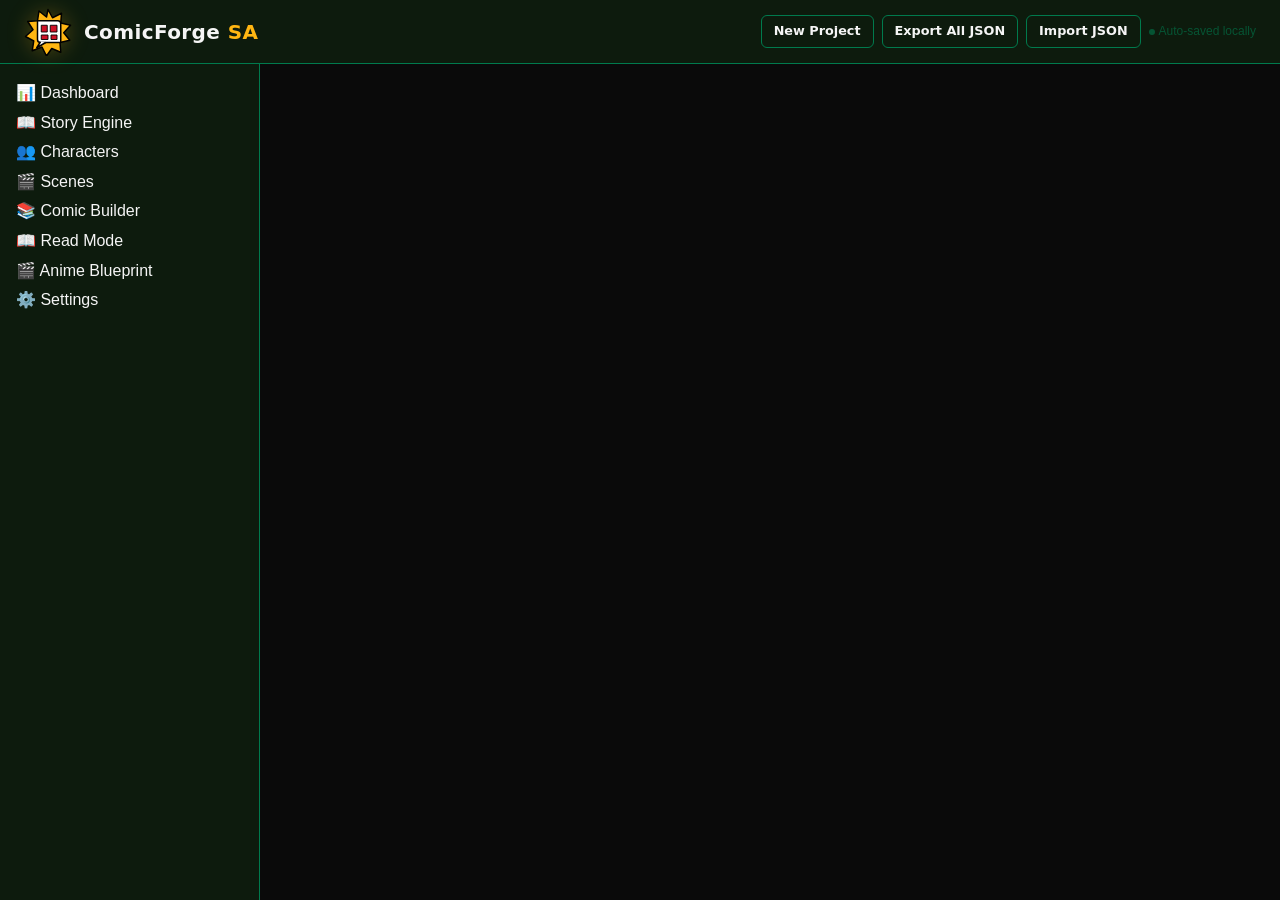
<file: index.html>
<!DOCTYPE html>
<html lang="en">
<head>
  <meta charset="UTF-8">
  <meta name="viewport" content="width=device-width, initial-scale=1.0">
  <title>ComicForge SA — AI Comic & Short Anime Creator</title>
  <link rel="stylesheet" href="css/reset.css">
  <link rel="stylesheet" href="theme/mzansi-theme.css">
  <link rel="stylesheet" href="css/layout.css">
  <link rel="stylesheet" href="css/components.css">
</head>
<body>

  <div class="app">
    <!-- Header -->
    <header class="header">
      <div class="brand">
        <div class="logo" aria-hidden="true">
          <svg viewBox="0 0 64 64" role="img" aria-label="ComicForge SA comic mark">
            <path class="logo-burst" d="M32 2 38 13 50 7 49 20 62 23 53 33 61 43 48 46 49 59 37 54 30 64 24 52 11 57 13 44 2 38 12 29 5 18 18 17 20 4 30 12Z"/>
            <path class="logo-page" d="M18 17h27a4 4 0 0 1 4 4v25H22a4 4 0 0 1-4-4Z"/>
            <path class="logo-panel" d="M23 23h8v9h-8zm12 0h9v9h-9zM23 36h9v6h-9zm13 0h8v6h-8z"/>
            <path class="logo-tail" d="m22 45-5 8 12-7"/>
          </svg>
        </div>
        <div class="brand-name">ComicForge <span>SA</span></div>
      </div>
      <button class="btn btn-ghost mobile-menu" id="mobile-menu" type="button" aria-expanded="false" aria-controls="sidebar">Menu</button>
      <div class="header-actions">
        <button class="btn btn-ghost btn-sm" id="btn-new-project">New Project</button>
        <button class="btn btn-ghost btn-sm" id="btn-export">Export All JSON</button>
        <input type="file" id="input-import" accept=".json" style="display:none;">
        <label for="input-import" class="btn btn-ghost btn-sm">Import JSON</label>
        <span class="autosave-indicator" id="autosave-indicator" style="opacity:0.6;">
          <span class="autosave-dot"></span> Auto-saved locally
        </span>
      </div>
    </header>

    <!-- Sidebar -->
    <aside class="sidebar" id="sidebar">
      <nav style="display:flex; flex-direction:column; gap:0.25rem;" aria-label="Main navigation">
        <div class="nav-item active" id="nav-dashboard" onclick="app.showView('dashboard')">📊 Dashboard</div>
        <div class="nav-item" id="nav-story" onclick="app.showView('story')">📖 Story Engine</div>
        <div class="nav-item" id="nav-character" onclick="app.showView('character')">👥 Characters</div>
        <div class="nav-item" id="nav-scenes" onclick="app.showView('scenes')">🎬 Scenes</div>
        <div class="nav-item" id="nav-comic" onclick="app.showView('comic')">📚 Comic Builder</div>
        <div class="nav-item" id="nav-readmode" onclick="app.showView('readmode')">📖 Read Mode</div>
        <div class="nav-item" id="nav-anime" onclick="app.showView('anime')">🎬 Anime Blueprint</div>
        <div class="nav-item" id="nav-settings" onclick="app.showView('settings')">⚙️ Settings</div>
      </nav>
    </aside>

    <!-- Main -->
    <main class="main">
      <!-- Dashboard View -->
      <section id="view-dashboard" data-view class="hidden">
        <div class="view-content"></div>
      </section>

      <!-- Story View -->
      <section id="view-story" data-view class="hidden">
        <div class="view-content"></div>
      </section>

      <!-- Character View -->
      <section id="view-character" data-view class="hidden">
        <div class="view-content"></div>
      </section>

      <!-- Story Views -->
      <section id="view-scenes" data-view class="hidden">
        <div class="view-content"></div>
      </section>

      <!-- Comic Views -->
      <section id="view-comic" data-view class="hidden">
        <div class="view-content"></div>
      </section>
      <section id="view-readmode" data-view class="hidden">
        <div class="view-content"></div>
      </section>

      <!-- Anime View -->
      <section id="view-anime" data-view class="hidden">
        <div class="view-content"></div>
      </section>

      <!-- Settings -->
      <section id="view-settings" data-view class="hidden">
        <div class="view-content"></div>
      </section>
    </main>
  </div>

  <script src="js/storage.js"></script>
  <script src="js/models.js"></script>
  <script src="js/story-engine.js"></script>
  <script src="js/character-engine.js"></script>
  <script src="js/comic-builder.js"></script>
  <script src="js/anime-adapter.js"></script>
  <script src="js/presets.js"></script>
  <script src="js/asset-store.js"></script>
  <script src="js/ui.js"></script>
  <script src="js/app.js"></script>
  <script>window.app.init();</script>
</body>
</html>
</file>
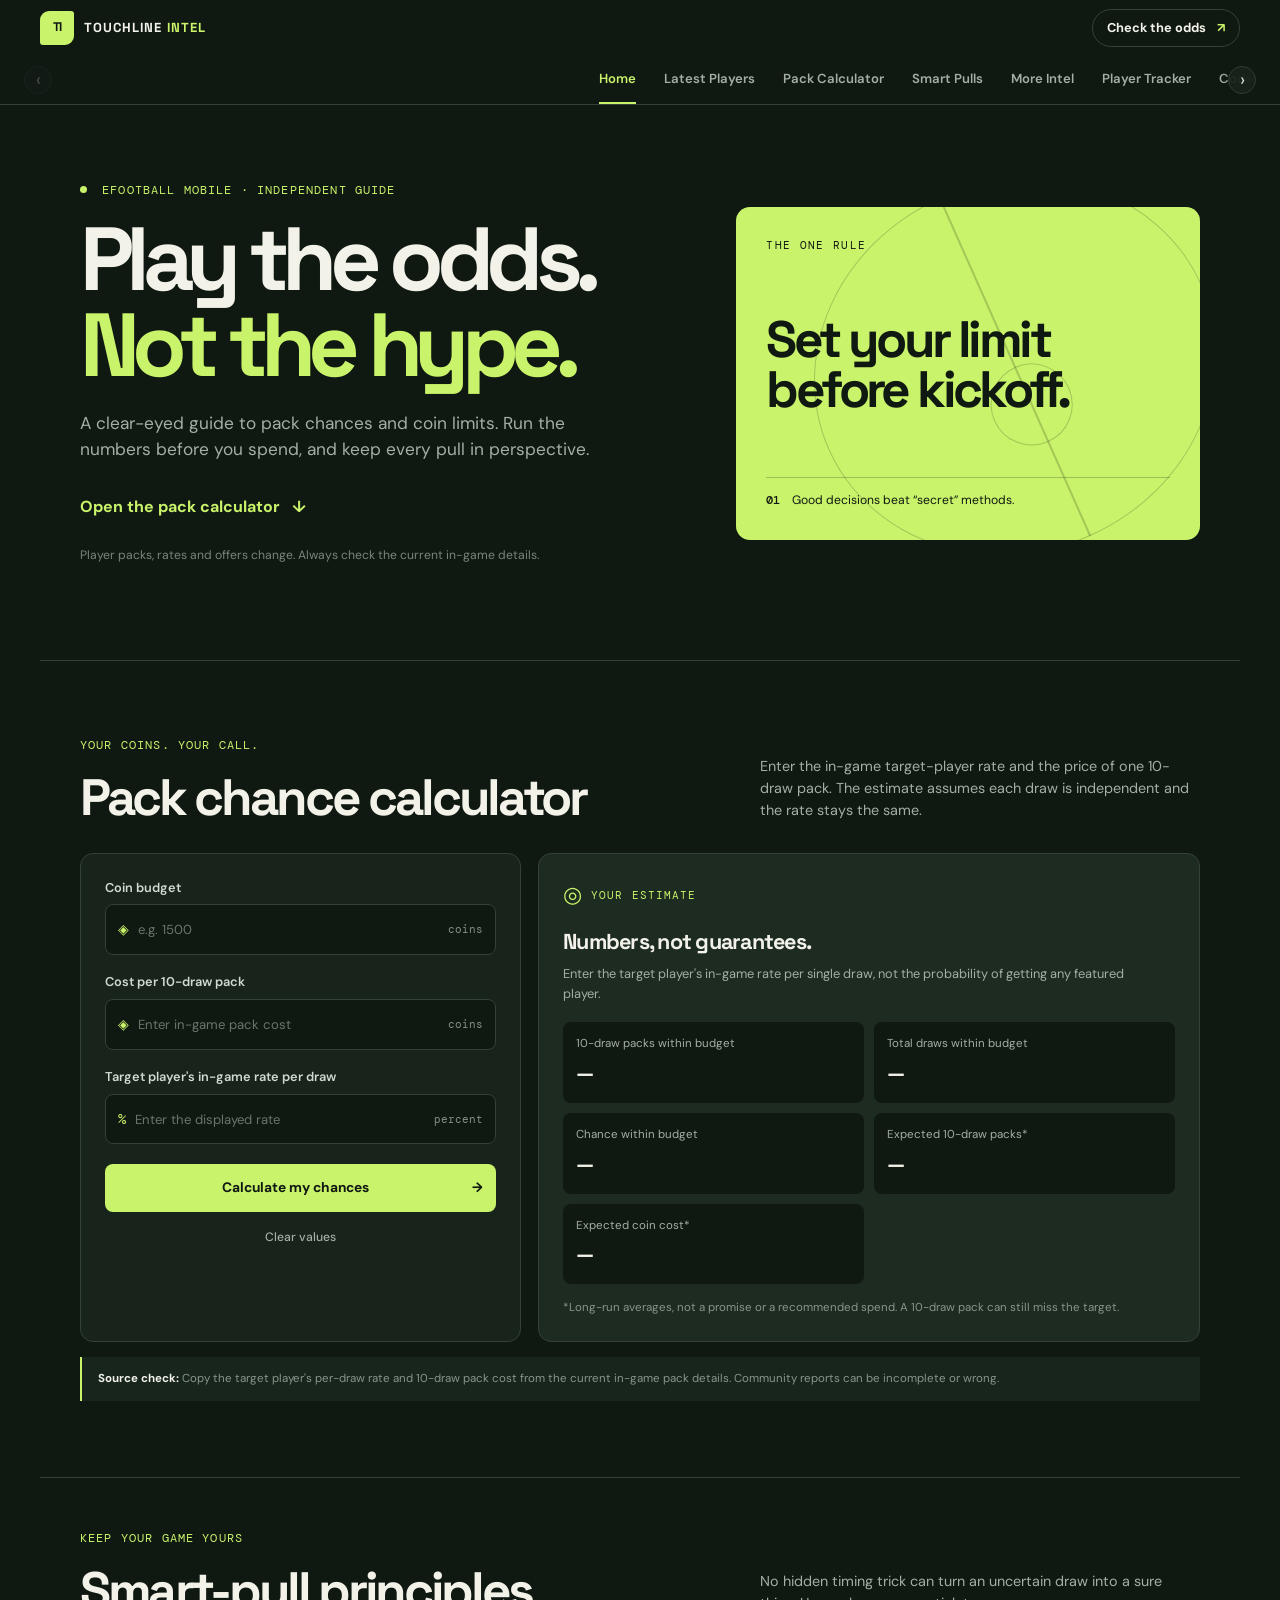
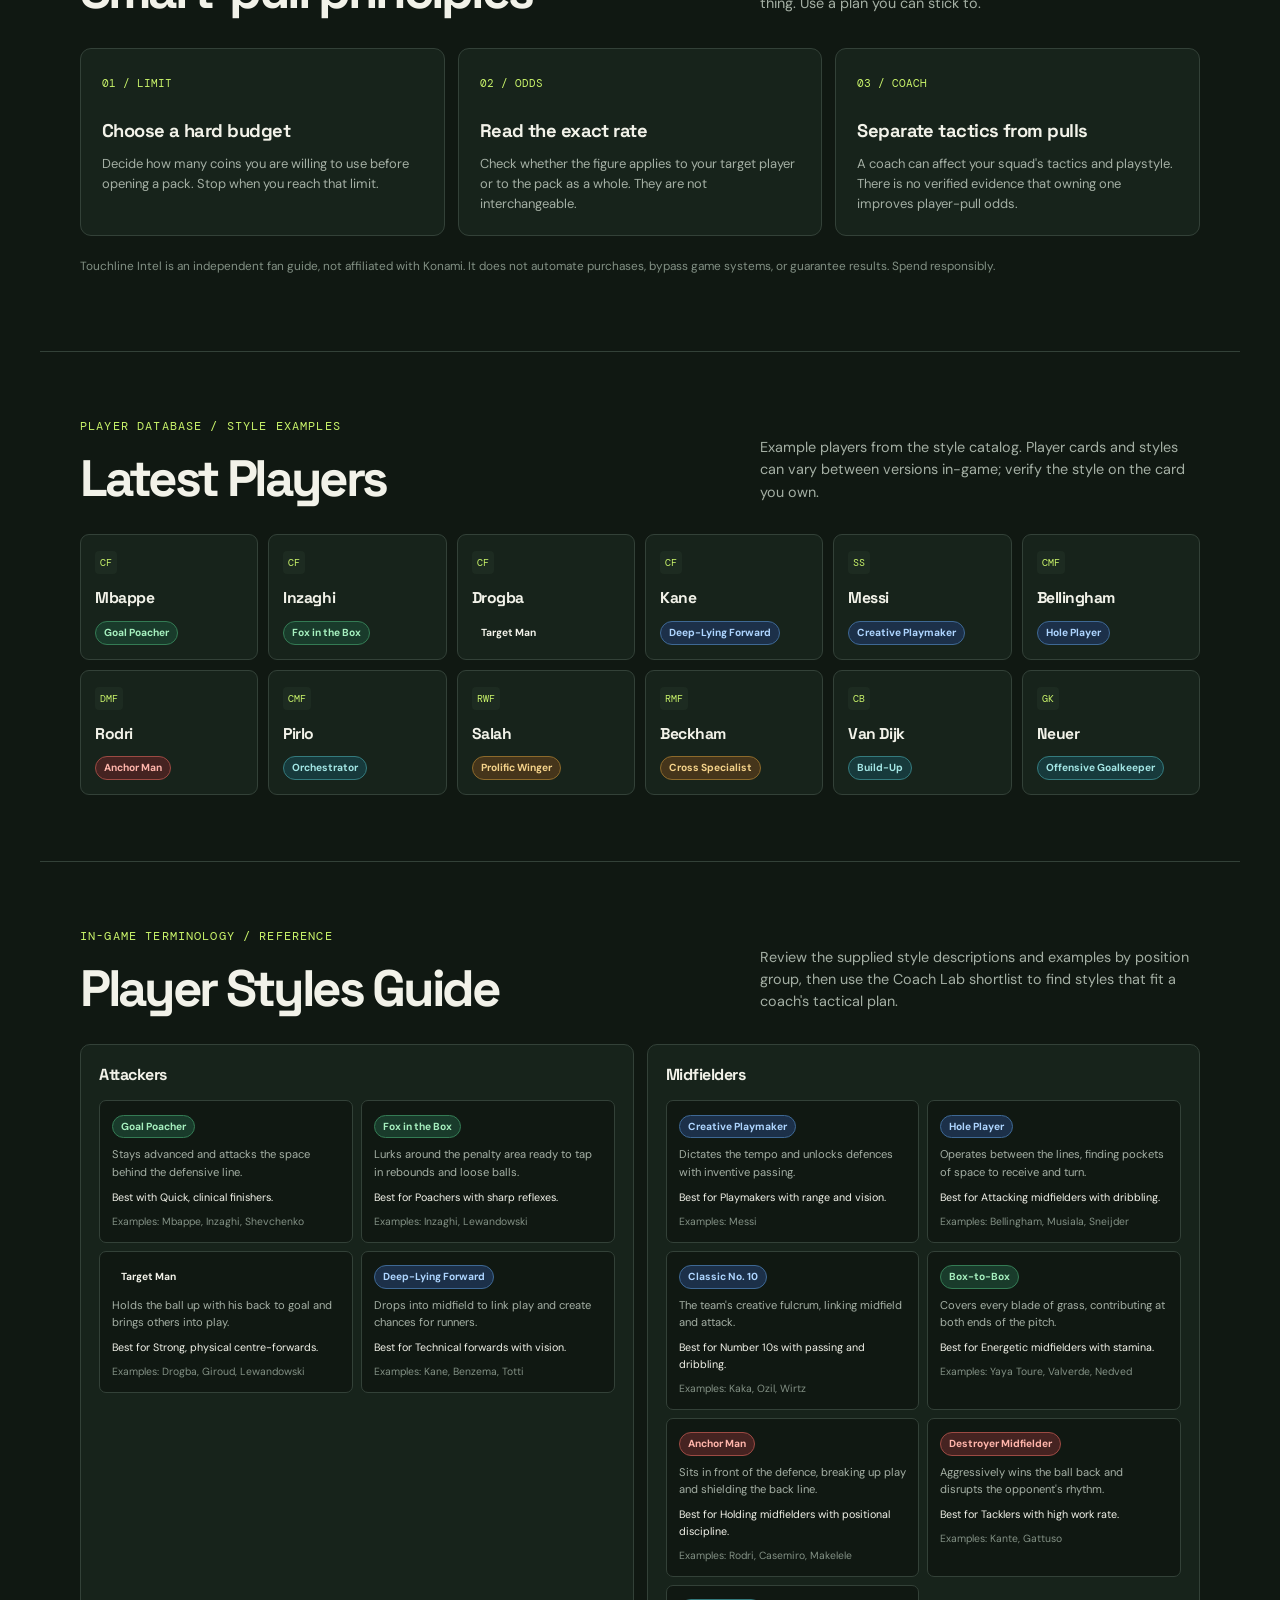
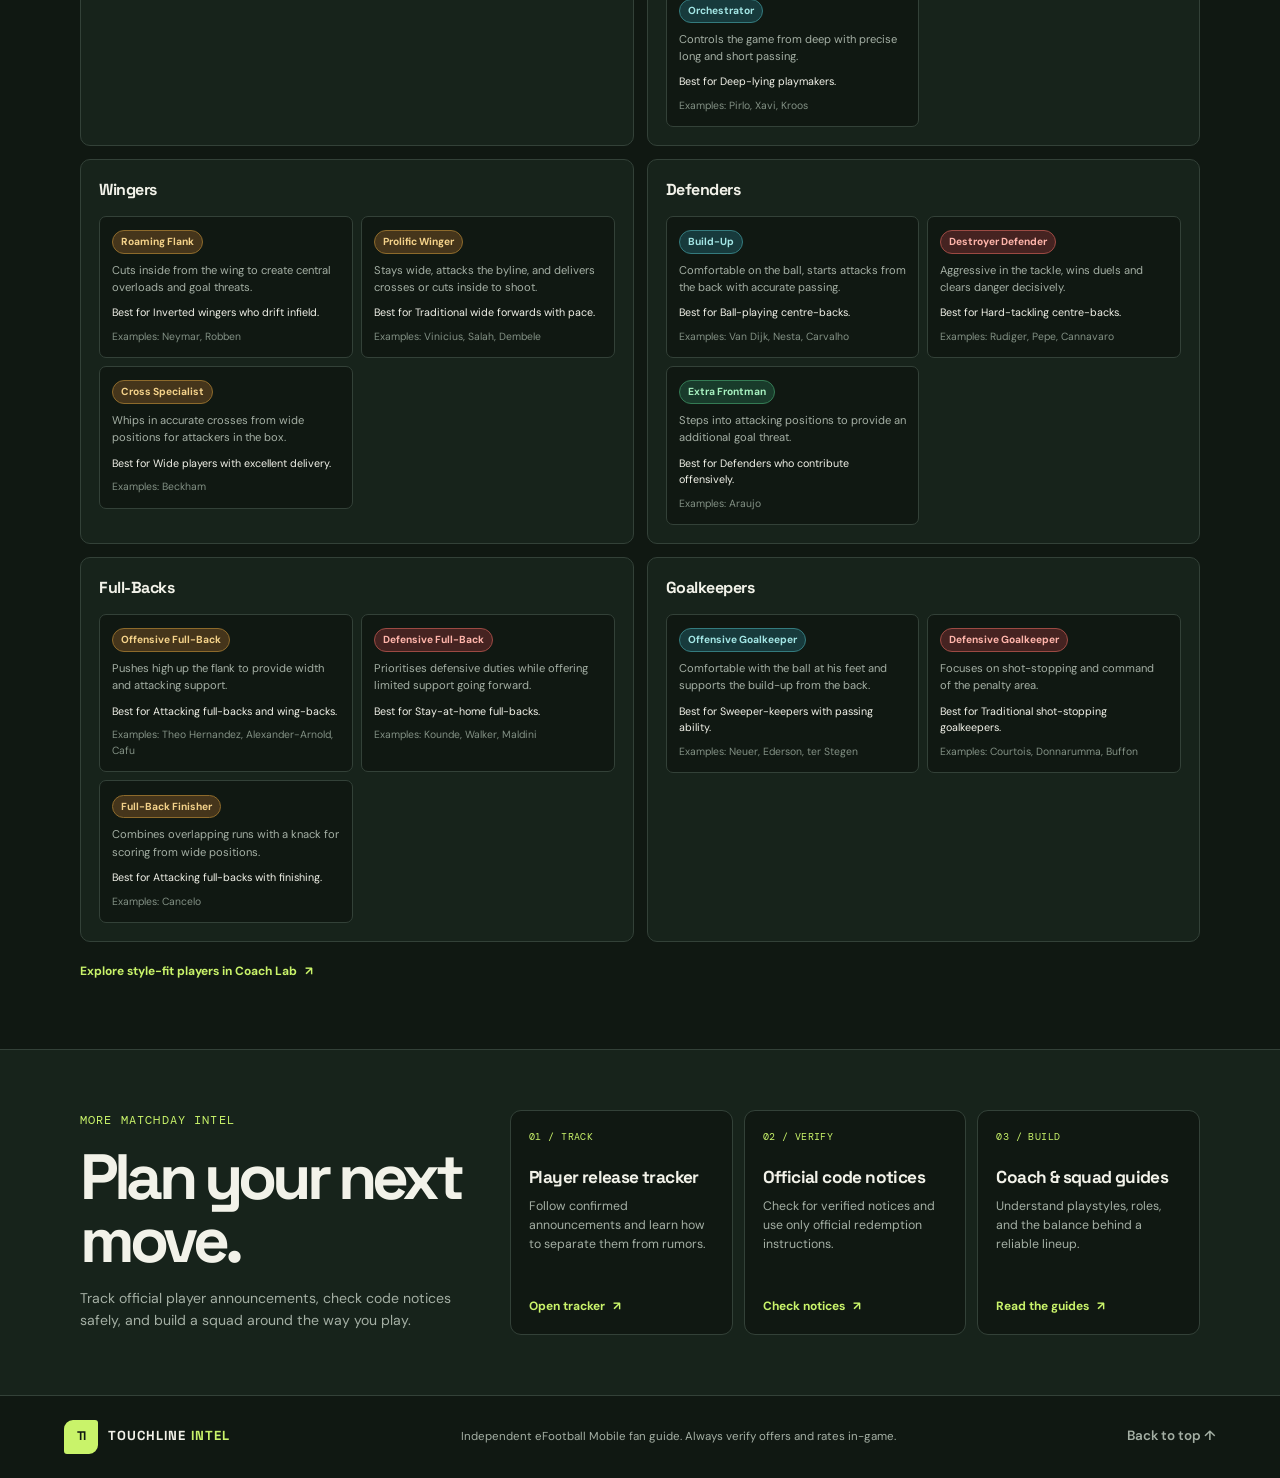
<file: efootball-mobile-hub/index.html>
<!doctype html>
<html lang="en">
<head>
  <meta charset="utf-8" />
  <meta name="viewport" content="width=device-width, initial-scale=1" />
  <meta name="description" content="Independent eFootball Mobile pack-odds and coin-budget guide. Make informed choices, without promises of guaranteed pulls." />
  <meta name="theme-color" content="#101812" />
  <title>Touchline Intel | eFootball Mobile guide</title>
  <link rel="stylesheet" href="styles.css" />
  <script src="app.js" defer></script>
  <script src="site-data.js" defer></script>
  <script src="player-styles.js" defer></script>
  <script src="site-nav.js" defer></script>
</head>
<body>
  <header class="site-header">
    <div class="header-top-row">
      <a class="brand" href="index.html#home" aria-label="Touchline Intel home">
        <span class="brand-mark" aria-hidden="true">TI</span>
        <span>TOUCHLINE <b>INTEL</b></span>
      </a>
      <a class="header-cta" href="index.html#calculator">Check the odds <span aria-hidden="true">↗</span></a>
    </div>
    <div class="nav-frame">
      <button class="nav-arrow nav-arrow-left" type="button" aria-label="Scroll navigation left" data-scroll-direction="-1">‹</button>
      <nav class="site-nav" aria-label="Main navigation" tabindex="0">
        <a href="index.html#home" data-nav-id="home">Home</a>
        <a href="index.html#latest-players" data-nav-id="latest-players">Latest Players</a>
        <a href="index.html#calculator" data-nav-id="calculator">Pack Calculator</a>
        <a href="index.html#principles" data-nav-id="principles">Smart Pulls</a>
        <a href="index.html#intel" data-nav-id="intel">More Intel</a>
        <a href="player-tracker.html" data-nav-id="player-tracker">Player Tracker</a>
        <a href="redeem-codes.html" data-nav-id="redeem-codes">Code Notices</a>
        <a href="coach-squad-guides.html#coach-lab" data-nav-id="coach-lab">Coach Lab</a>
        <a href="player-instructions.html" data-nav-id="player-instructions">Player Instructions</a>
        <a href="index.html#player-styles" data-nav-id="player-styles">Player Styles</a>
        <a href="buying-guide.html" data-nav-id="buying-guide">Buying Guide</a>
      </nav>
      <button class="nav-arrow nav-arrow-right" type="button" aria-label="Scroll navigation right" data-scroll-direction="1">›</button>
    </div>
  </header>

  <main id="home">
    <section class="hero">
      <div class="hero-copy">
        <p class="eyebrow"><span class="live-dot"></span> eFootball Mobile · independent guide</p>
        <h1>Play the odds.<br /><span>Not the hype.</span></h1>
        <p class="intro">A clear-eyed guide to pack chances and coin limits. Run the numbers before you spend, and keep every pull in perspective.</p>
        <a class="hero-link" href="#calculator">Open the pack calculator <span aria-hidden="true">↓</span></a>
        <p class="verification-note">Player packs, rates and offers change. Always check the current in-game details.</p>
      </div>
      <div class="hero-card" aria-label="Key reminder">
        <div class="pitch-lines" aria-hidden="true"></div>
        <p class="hero-card-label">THE ONE RULE</p>
        <p class="hero-card-quote">Set your limit<br />before kickoff.</p>
        <div class="hero-card-foot"><span>01</span><span>Good decisions beat “secret” methods.</span></div>
      </div>
    </section>

    <section class="calculator-section" id="calculator">
      <div class="section-heading">
        <div>
          <p class="eyebrow">Your coins. Your call.</p>
          <h2>Pack chance calculator</h2>
        </div>
        <p>Enter the in-game target-player rate and the price of one 10-draw pack. The estimate assumes each draw is independent and the rate stays the same.</p>
      </div>

      <div class="calculator-layout">
        <form class="calculator-form" id="oddsForm">
          <label for="budget">Coin budget</label>
          <div class="input-wrap"><span aria-hidden="true">◈</span><input id="budget" name="budget" type="number" min="0" max="1000000" step="1" inputmode="numeric" placeholder="e.g. 1500" required /><span class="unit">coins</span></div>

          <label for="packCost">Cost per 10-draw pack</label>
          <div class="input-wrap"><span aria-hidden="true">◈</span><input id="packCost" name="packCost" type="number" min="1" max="1000000" step="1" inputmode="numeric" placeholder="Enter in-game pack cost" required /><span class="unit">coins</span></div>

          <label for="targetChance">Target player's in-game rate per draw</label>
          <div class="input-wrap"><span aria-hidden="true">%</span><input id="targetChance" name="targetChance" type="number" min="0" max="100" step="any" inputmode="decimal" placeholder="Enter the displayed rate" required /><span class="unit">percent</span></div>

          <button type="submit">Calculate my chances <span aria-hidden="true">→</span></button>
          <button class="reset-button" type="reset">Clear values</button>
        </form>

        <section class="results" id="results" aria-labelledby="resultsTitle" aria-live="polite">
          <div class="results-top"><span class="result-icon" aria-hidden="true">◎</span><span class="result-kicker">YOUR ESTIMATE</span></div>
          <h3 id="resultsTitle">Numbers, not guarantees.</h3>
          <p class="results-hint" id="resultsHint">Enter the target player's in-game rate per single draw, not the probability of getting any featured player.</p>
          <div class="result-grid">
            <div class="result-item"><span>10-draw packs within budget</span><strong id="packsResult">—</strong></div>
            <div class="result-item"><span>Total draws within budget</span><strong id="drawsResult">—</strong></div>
            <div class="result-item"><span>Chance within budget</span><strong id="chanceResult">—</strong></div>
            <div class="result-item"><span>Expected 10-draw packs*</span><strong id="expectedPacksResult">—</strong></div>
            <div class="result-item"><span>Expected coin cost*</span><strong id="expectedCostResult">—</strong></div>
          </div>
          <p class="formula-note">*Long-run averages, not a promise or a recommended spend. A 10-draw pack can still miss the target.</p>
        </section>
      </div>
      <p class="source-note"><strong>Source check:</strong> Copy the target player's per-draw rate and 10-draw pack cost from the current in-game pack details. Community reports can be incomplete or wrong.</p>
    </section>

    <section class="principles-section" id="principles">
      <div class="section-heading">
        <div>
          <p class="eyebrow">Keep your game yours</p>
          <h2>Smart-pull principles</h2>
        </div>
        <p>No hidden timing trick can turn an uncertain draw into a sure thing. Use a plan you can stick to.</p>
      </div>
      <div class="principle-grid">
        <article class="principle-card"><span>01 / LIMIT</span><h3>Choose a hard budget</h3><p>Decide how many coins you are willing to use before opening a pack. Stop when you reach that limit.</p></article>
        <article class="principle-card"><span>02 / ODDS</span><h3>Read the exact rate</h3><p>Check whether the figure applies to your target player or to the pack as a whole. They are not interchangeable.</p></article>
        <article class="principle-card"><span>03 / COACH</span><h3>Separate tactics from pulls</h3><p>A coach can affect your squad's tactics and playstyle. There is no verified evidence that owning one improves player-pull odds.</p></article>
      </div>
      <p class="disclaimer">Touchline Intel is an independent fan guide, not affiliated with Konami. It does not automate purchases, bypass game systems, or guarantee results. Spend responsibly.</p>
    </section>

    <section class="players-section" id="latest-players">
      <div class="section-heading">
        <div>
          <p class="eyebrow">Player database / style examples</p>
          <h2>Latest Players</h2>
        </div>
        <p>Example players from the style catalog. Player cards and styles can vary between versions in-game; verify the style on the card you own.</p>
      </div>
      <div class="player-card-grid" id="latestPlayerGrid" aria-live="polite">
        <p class="lab-loading">Loading player cards…</p>
      </div>
    </section>

    <section class="player-styles-section" id="player-styles">
      <div class="section-heading">
        <div>
          <p class="eyebrow">In-game terminology / reference</p>
          <h2>Player Styles Guide</h2>
        </div>
        <p>Review the supplied style descriptions and examples by position group, then use the Coach Lab shortlist to find styles that fit a coach's tactical plan.</p>
      </div>
      <div class="style-guide-grid" id="playerStyleGuide" aria-live="polite">
        <p class="lab-loading">Loading the player style guide…</p>
      </div>
      <a class="panel-link" href="coach-squad-guides.html#coach-lab">Explore style-fit players in Coach Lab <span aria-hidden="true">↗</span></a>
    </section>

    <section class="intel-section" id="intel">
      <div>
        <p class="eyebrow">More matchday intel</p>
        <h2>Plan your next<br />move.</h2>
        <p class="intel-intro">Track official player announcements, check code notices safely, and build a squad around the way you play.</p>
      </div>
      <div class="intel-grid">
        <a class="intel-card" href="player-tracker.html">
          <span class="intel-number">01 / TRACK</span>
          <h3>Player release tracker</h3>
          <p>Follow confirmed announcements and learn how to separate them from rumors.</p>
          <span class="card-link">Open tracker <span aria-hidden="true">↗</span></span>
        </a>
        <a class="intel-card" href="redeem-codes.html">
          <span class="intel-number">02 / VERIFY</span>
          <h3>Official code notices</h3>
          <p>Check for verified notices and use only official redemption instructions.</p>
          <span class="card-link">Check notices <span aria-hidden="true">↗</span></span>
        </a>
        <a class="intel-card" href="coach-squad-guides.html">
          <span class="intel-number">03 / BUILD</span>
          <h3>Coach &amp; squad guides</h3>
          <p>Understand playstyles, roles, and the balance behind a reliable lineup.</p>
          <span class="card-link">Read the guides <span aria-hidden="true">↗</span></span>
        </a>
      </div>
    </section>
  </main>

  <footer>
    <a class="brand" href="#home" aria-label="Touchline Intel home">
      <span class="brand-mark" aria-hidden="true">TI</span>
      <span>TOUCHLINE <b>INTEL</b></span>
    </a>
    <p>Independent eFootball Mobile fan guide. Always verify offers and rates in-game.</p>
    <a class="back-top" href="#home">Back to top ↑</a>
  </footer>
</body>
</html>
</file>
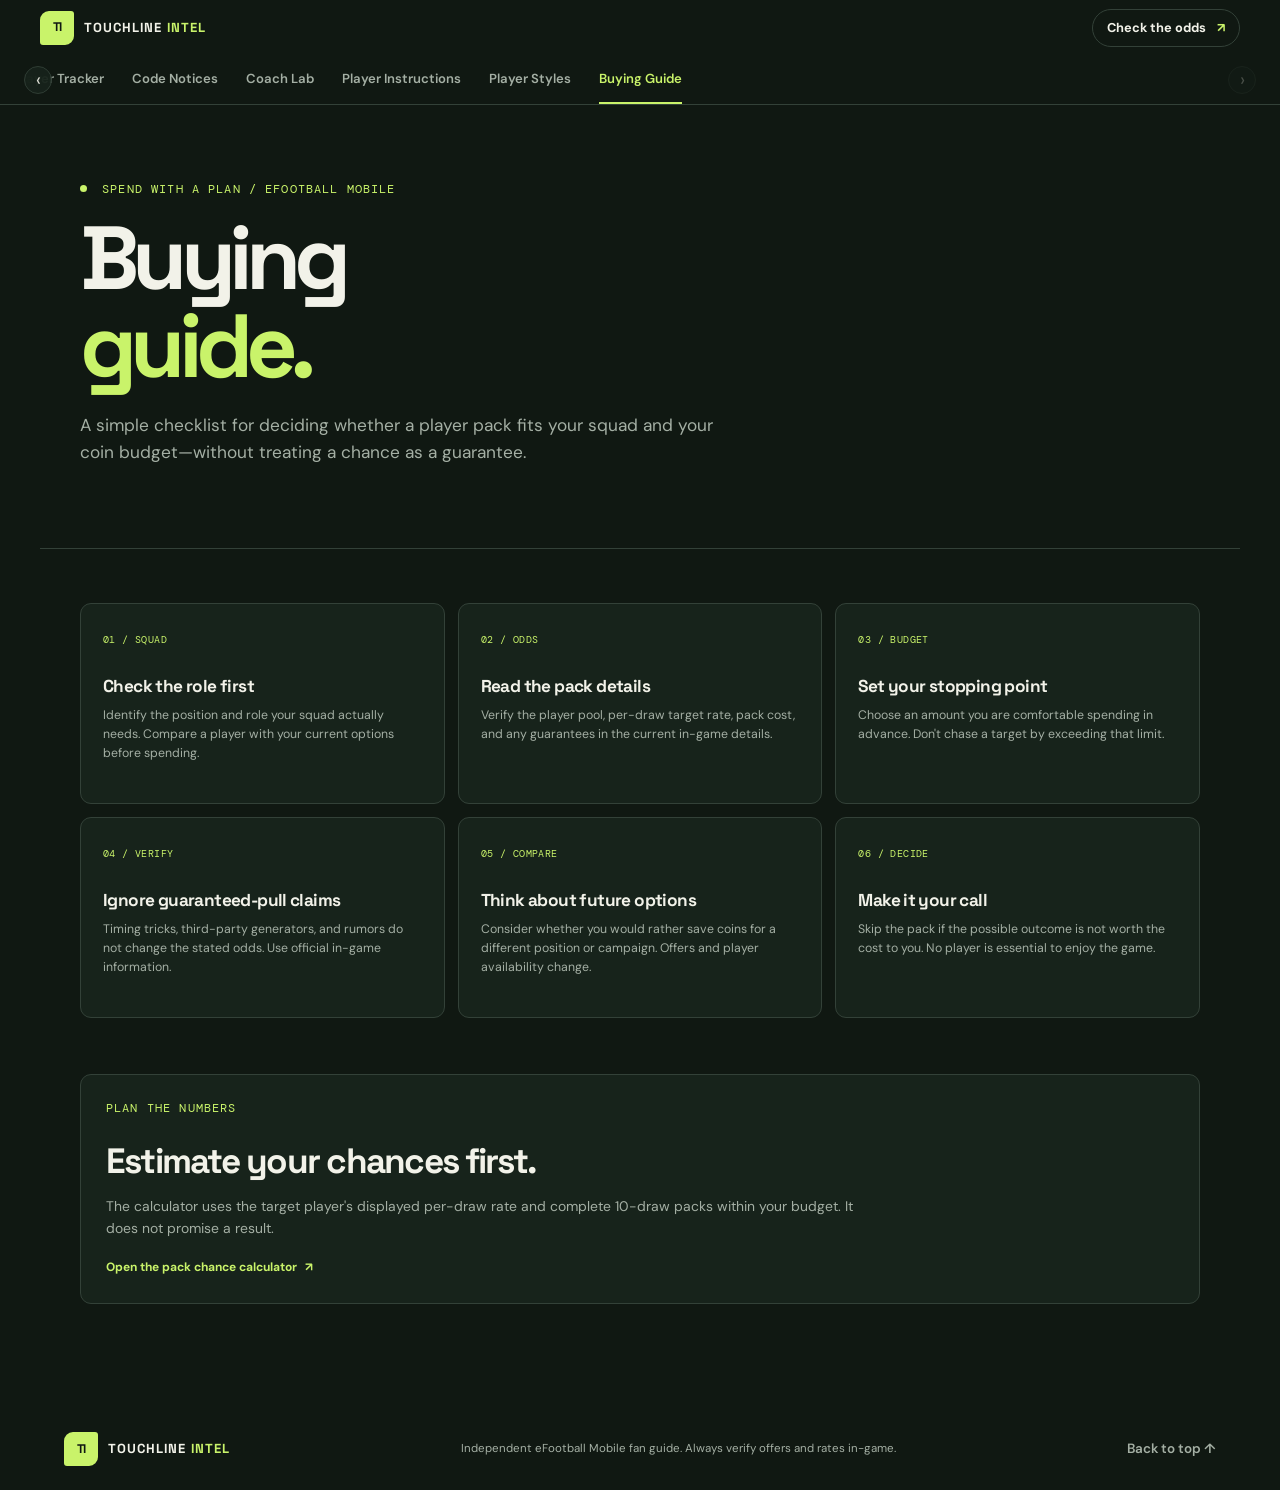
<file: efootball-mobile-hub/buying-guide.html>
<!doctype html>
<html lang="en">
<head>
  <meta charset="utf-8" />
  <meta name="viewport" content="width=device-width, initial-scale=1" />
  <meta name="description" content="A practical eFootball Mobile buying guide for evaluating player packs and setting a coin budget." />
  <meta name="theme-color" content="#101812" />
  <title>Buying Guide | Touchline Intel</title>
  <link rel="stylesheet" href="styles.css" />
  <script src="site-nav.js" defer></script>
</head>
<body>
  <header class="site-header">
    <div class="header-top-row">
      <a class="brand" href="index.html#home" aria-label="Touchline Intel home">
        <span class="brand-mark" aria-hidden="true">TI</span>
        <span>TOUCHLINE <b>INTEL</b></span>
      </a>
      <a class="header-cta" href="index.html#calculator">Check the odds <span aria-hidden="true">↗</span></a>
    </div>
    <div class="nav-frame">
      <button class="nav-arrow nav-arrow-left" type="button" aria-label="Scroll navigation left" data-scroll-direction="-1">‹</button>
      <nav class="site-nav" aria-label="Main navigation" tabindex="0">
        <a href="index.html#home" data-nav-id="home">Home</a>
        <a href="index.html#latest-players" data-nav-id="latest-players">Latest Players</a>
        <a href="index.html#calculator" data-nav-id="calculator">Pack Calculator</a>
        <a href="index.html#principles" data-nav-id="principles">Smart Pulls</a>
        <a href="index.html#intel" data-nav-id="intel">More Intel</a>
        <a href="player-tracker.html" data-nav-id="player-tracker">Player Tracker</a>
        <a href="redeem-codes.html" data-nav-id="redeem-codes">Code Notices</a>
        <a href="coach-squad-guides.html#coach-lab" data-nav-id="coach-lab">Coach Lab</a>
        <a href="player-instructions.html" data-nav-id="player-instructions">Player Instructions</a>
        <a href="index.html#player-styles" data-nav-id="player-styles">Player Styles</a>
        <a href="buying-guide.html" data-nav-id="buying-guide">Buying Guide</a>
      </nav>
      <button class="nav-arrow nav-arrow-right" type="button" aria-label="Scroll navigation right" data-scroll-direction="1">›</button>
    </div>
  </header>

  <main>
    <section class="subpage-hero">
      <p class="eyebrow"><span class="live-dot"></span> Spend with a plan / eFootball Mobile</p>
      <h1>Buying<br /><span>guide.</span></h1>
      <p class="intro">A simple checklist for deciding whether a player pack fits your squad and your coin budget—without treating a chance as a guarantee.</p>
    </section>
    <section class="content-section">
      <div class="info-grid">
        <article class="info-card"><span class="intel-number">01 / SQUAD</span><h3>Check the role first</h3><p>Identify the position and role your squad actually needs. Compare a player with your current options before spending.</p></article>
        <article class="info-card"><span class="intel-number">02 / ODDS</span><h3>Read the pack details</h3><p>Verify the player pool, per-draw target rate, pack cost, and any guarantees in the current in-game details.</p></article>
        <article class="info-card"><span class="intel-number">03 / BUDGET</span><h3>Set your stopping point</h3><p>Choose an amount you are comfortable spending in advance. Don't chase a target by exceeding that limit.</p></article>
        <article class="info-card"><span class="intel-number">04 / VERIFY</span><h3>Ignore guaranteed-pull claims</h3><p>Timing tricks, third-party generators, and rumors do not change the stated odds. Use official in-game information.</p></article>
        <article class="info-card"><span class="intel-number">05 / COMPARE</span><h3>Think about future options</h3><p>Consider whether you would rather save coins for a different position or campaign. Offers and player availability change.</p></article>
        <article class="info-card"><span class="intel-number">06 / DECIDE</span><h3>Make it your call</h3><p>Skip the pack if the possible outcome is not worth the cost to you. No player is essential to enjoy the game.</p></article>
      </div>
      <div class="source-panel">
        <p class="eyebrow">Plan the numbers</p>
        <h2>Estimate your chances first.</h2>
        <p class="panel-copy">The calculator uses the target player's displayed per-draw rate and complete 10-draw packs within your budget. It does not promise a result.</p>
        <a class="panel-link" href="index.html#calculator">Open the pack chance calculator <span aria-hidden="true">↗</span></a>
      </div>
    </section>
  </main>
  <footer>
    <a class="brand" href="index.html#home" aria-label="Touchline Intel home"><span class="brand-mark" aria-hidden="true">TI</span><span>TOUCHLINE <b>INTEL</b></span></a>
    <p>Independent eFootball Mobile fan guide. Always verify offers and rates in-game.</p>
    <a class="back-top" href="#">Back to top ↑</a>
  </footer>
</body>
</html>
</file>
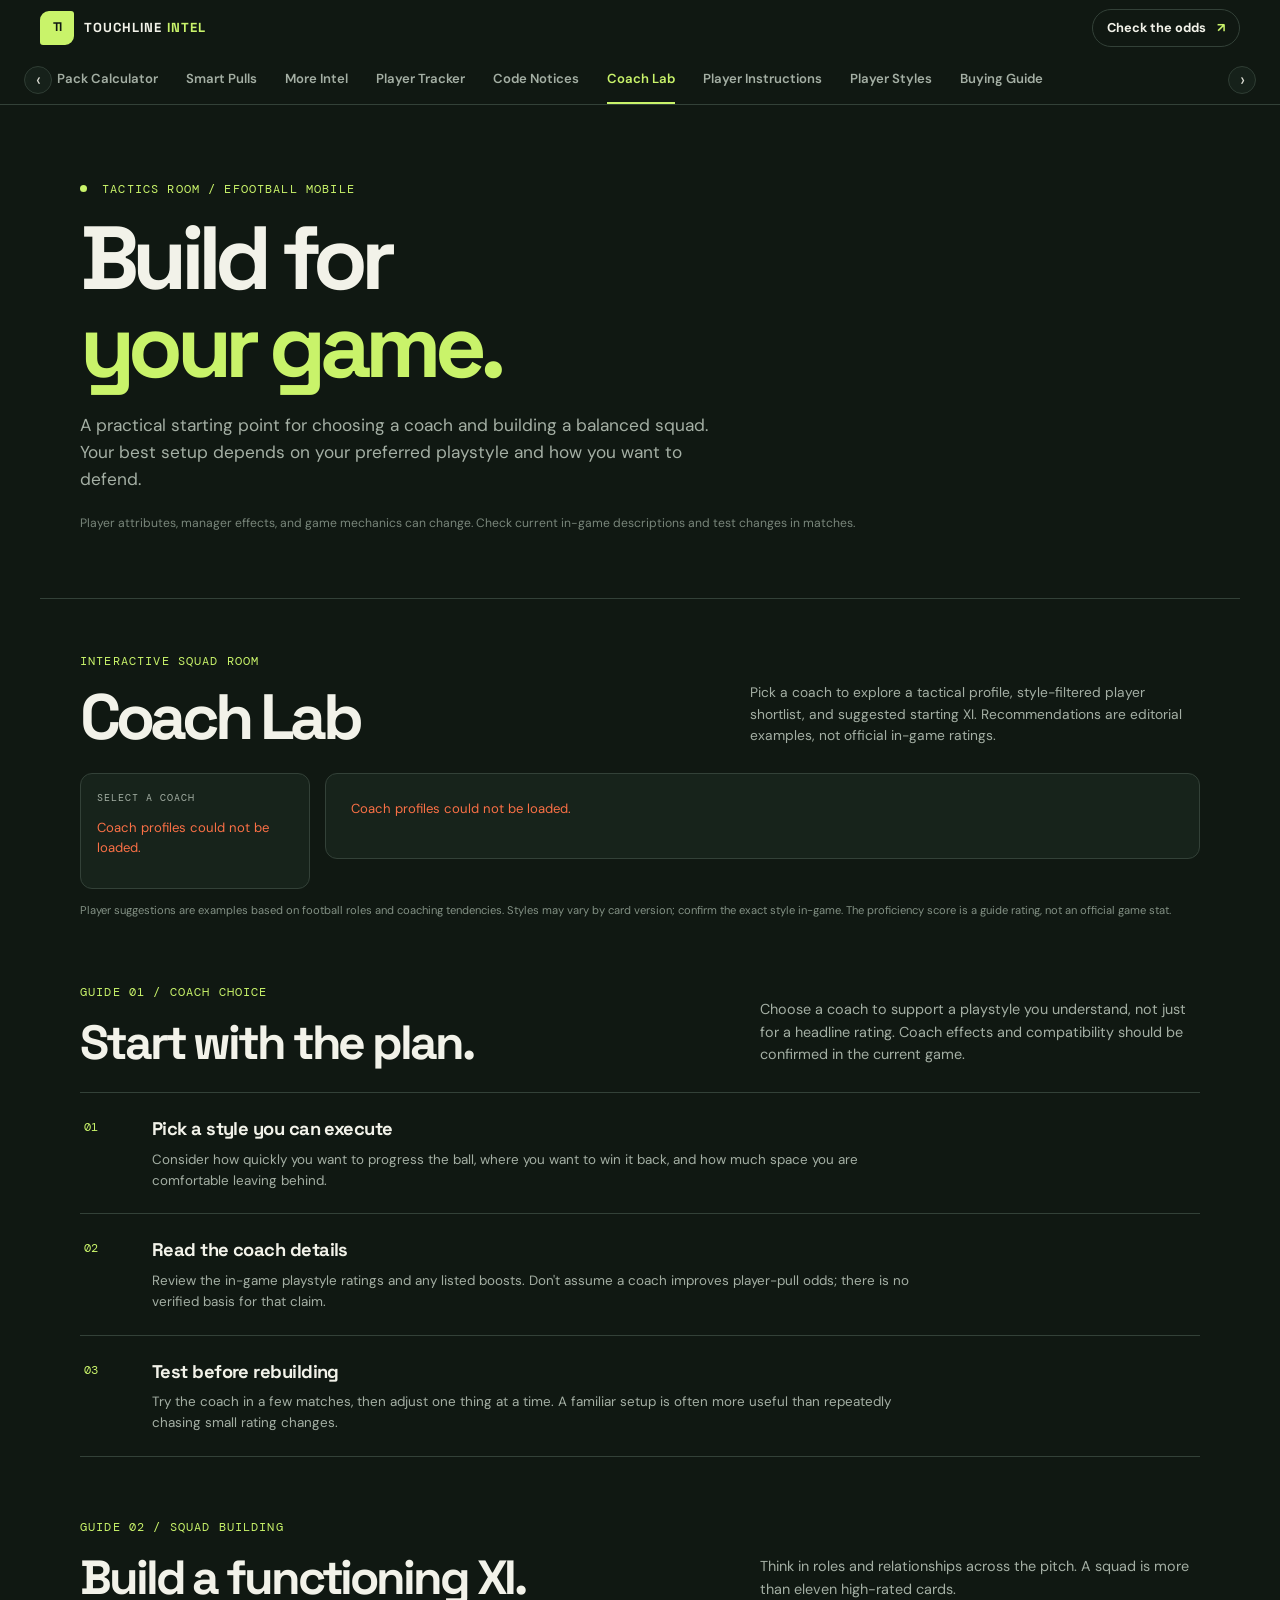
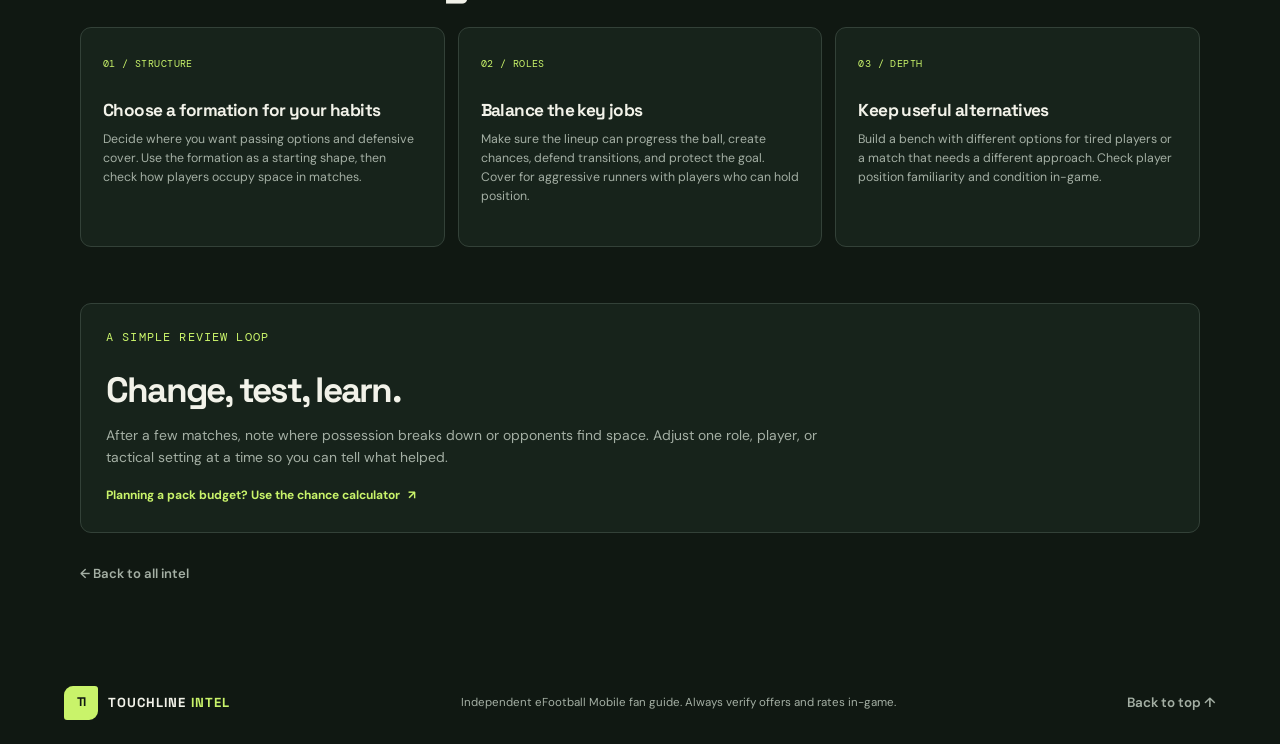
<file: efootball-mobile-hub/coach-squad-guides.html>
<!doctype html>
<html lang="en">
<head>
  <meta charset="utf-8" />
  <meta name="viewport" content="width=device-width, initial-scale=1" />
  <meta name="description" content="Practical eFootball Mobile coach, playstyle, and squad-building guides." />
  <meta name="theme-color" content="#101812" />
  <title>Coach &amp; Squad-Building Guides | Touchline Intel</title>
  <link rel="stylesheet" href="styles.css" />
  <script src="site-data.js" defer></script>
  <script src="coach-lab.js" defer></script>
  <script src="site-nav.js" defer></script>
</head>
<body>
  <header class="site-header">
    <div class="header-top-row">
      <a class="brand" href="index.html#home" aria-label="Touchline Intel home">
        <span class="brand-mark" aria-hidden="true">TI</span>
        <span>TOUCHLINE <b>INTEL</b></span>
      </a>
      <a class="header-cta" href="index.html#calculator">Check the odds <span aria-hidden="true">↗</span></a>
    </div>
    <div class="nav-frame">
      <button class="nav-arrow nav-arrow-left" type="button" aria-label="Scroll navigation left" data-scroll-direction="-1">‹</button>
      <nav class="site-nav" aria-label="Main navigation" tabindex="0">
        <a href="index.html#home" data-nav-id="home">Home</a>
        <a href="index.html#latest-players" data-nav-id="latest-players">Latest Players</a>
        <a href="index.html#calculator" data-nav-id="calculator">Pack Calculator</a>
        <a href="index.html#principles" data-nav-id="principles">Smart Pulls</a>
        <a href="index.html#intel" data-nav-id="intel">More Intel</a>
        <a href="player-tracker.html" data-nav-id="player-tracker">Player Tracker</a>
        <a href="redeem-codes.html" data-nav-id="redeem-codes">Code Notices</a>
        <a href="coach-squad-guides.html#coach-lab" data-nav-id="coach-lab">Coach Lab</a>
        <a href="player-instructions.html" data-nav-id="player-instructions">Player Instructions</a>
        <a href="index.html#player-styles" data-nav-id="player-styles">Player Styles</a>
        <a href="buying-guide.html" data-nav-id="buying-guide">Buying Guide</a>
      </nav>
      <button class="nav-arrow nav-arrow-right" type="button" aria-label="Scroll navigation right" data-scroll-direction="1">›</button>
    </div>
  </header>

  <main>
    <section class="subpage-hero">
      <p class="eyebrow"><span class="live-dot"></span> Tactics room / eFootball Mobile</p>
      <h1>Build for<br /><span>your game.</span></h1>
      <p class="intro">A practical starting point for choosing a coach and building a balanced squad. Your best setup depends on your preferred playstyle and how you want to defend.</p>
      <p class="verification-note">Player attributes, manager effects, and game mechanics can change. Check current in-game descriptions and test changes in matches.</p>
    </section>

    <section class="content-section">
      <section class="coach-lab" id="coach-lab" aria-labelledby="coachLabTitle">
        <div class="coach-lab-heading">
          <div>
            <p class="eyebrow">Interactive squad room</p>
            <h2 id="coachLabTitle">Coach Lab</h2>
          </div>
          <p>Pick a coach to explore a tactical profile, style-filtered player shortlist, and suggested starting XI. Recommendations are editorial examples, not official in-game ratings.</p>
        </div>
        <div class="coach-lab-layout">
          <div class="coach-sidebar">
            <p class="sidebar-label">SELECT A COACH</p>
            <div class="coach-list" id="coachList" role="group" aria-label="Choose a coach">
              <p class="lab-loading">Loading coach profiles…</p>
            </div>
          </div>
          <section class="coach-profile" id="coachProfile" aria-live="polite" aria-busy="true">
            <p class="lab-loading">Loading coach profile…</p>
          </section>
        </div>
        <p class="lab-disclaimer">Player suggestions are examples based on football roles and coaching tendencies. Styles may vary by card version; confirm the exact style in-game. The proficiency score is a guide rating, not an official game stat.</p>
      </section>

      <div class="section-heading content-heading">
        <div>
          <p class="eyebrow">Guide 01 / Coach choice</p>
          <h2>Start with the plan.</h2>
        </div>
        <p>Choose a coach to support a playstyle you understand, not just for a headline rating. Coach effects and compatibility should be confirmed in the current game.</p>
      </div>
      <div class="guide-steps">
        <article class="guide-step">
          <span class="step-number">01</span>
          <div><h3>Pick a style you can execute</h3><p>Consider how quickly you want to progress the ball, where you want to win it back, and how much space you are comfortable leaving behind.</p></div>
        </article>
        <article class="guide-step">
          <span class="step-number">02</span>
          <div><h3>Read the coach details</h3><p>Review the in-game playstyle ratings and any listed boosts. Don't assume a coach improves player-pull odds; there is no verified basis for that claim.</p></div>
        </article>
        <article class="guide-step">
          <span class="step-number">03</span>
          <div><h3>Test before rebuilding</h3><p>Try the coach in a few matches, then adjust one thing at a time. A familiar setup is often more useful than repeatedly chasing small rating changes.</p></div>
        </article>
      </div>

      <div class="section-heading content-heading guide-heading">
        <div>
          <p class="eyebrow">Guide 02 / Squad building</p>
          <h2>Build a functioning XI.</h2>
        </div>
        <p>Think in roles and relationships across the pitch. A squad is more than eleven high-rated cards.</p>
      </div>
      <div class="info-grid">
        <article class="info-card">
          <span class="intel-number">01 / STRUCTURE</span>
          <h3>Choose a formation for your habits</h3>
          <p>Decide where you want passing options and defensive cover. Use the formation as a starting shape, then check how players occupy space in matches.</p>
        </article>
        <article class="info-card">
          <span class="intel-number">02 / ROLES</span>
          <h3>Balance the key jobs</h3>
          <p>Make sure the lineup can progress the ball, create chances, defend transitions, and protect the goal. Cover for aggressive runners with players who can hold position.</p>
        </article>
        <article class="info-card">
          <span class="intel-number">03 / DEPTH</span>
          <h3>Keep useful alternatives</h3>
          <p>Build a bench with different options for tired players or a match that needs a different approach. Check player position familiarity and condition in-game.</p>
        </article>
      </div>

      <div class="source-panel">
        <p class="eyebrow">A simple review loop</p>
        <h2>Change, test, learn.</h2>
        <p class="panel-copy">After a few matches, note where possession breaks down or opponents find space. Adjust one role, player, or tactical setting at a time so you can tell what helped.</p>
        <a class="panel-link" href="index.html#calculator">Planning a pack budget? Use the chance calculator <span aria-hidden="true">↗</span></a>
      </div>
      <a class="text-link" href="index.html#intel">← Back to all intel</a>
    </section>
  </main>

  <footer>
    <a class="brand" href="index.html" aria-label="Touchline Intel home">
      <span class="brand-mark" aria-hidden="true">TI</span>
      <span>TOUCHLINE <b>INTEL</b></span>
    </a>
    <p>Independent eFootball Mobile fan guide. Always verify offers and rates in-game.</p>
    <a class="back-top" href="#">Back to top ↑</a>
  </footer>
</body>
</html>
</file>
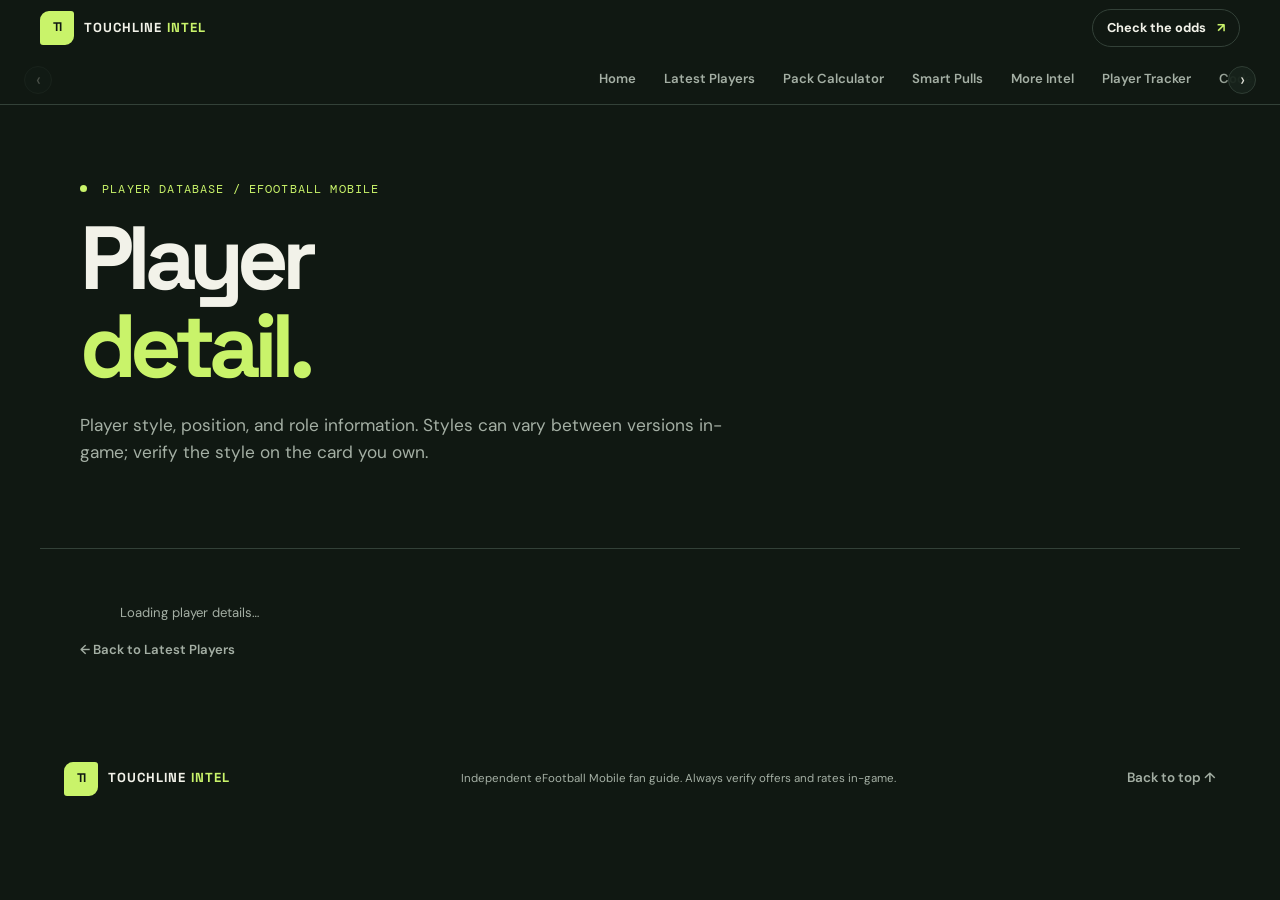
<file: efootball-mobile-hub/player-detail.html>
<!doctype html>
<html lang="en">
<head>
  <meta charset="utf-8" />
  <meta name="viewport" content="width=device-width, initial-scale=1" />
  <meta name="theme-color" content="#101812" />
  <title>Player Detail | Touchline Intel</title>
  <link rel="stylesheet" href="styles.css" />
  <script src="site-data.js" defer></script>
  <script src="player-detail.js" defer></script>
  <script src="site-nav.js" defer></script>
</head>
<body>
  <header class="site-header">
    <div class="header-top-row">
      <a class="brand" href="index.html#home" aria-label="Touchline Intel home">
        <span class="brand-mark" aria-hidden="true">TI</span>
        <span>TOUCHLINE <b>INTEL</b></span>
      </a>
      <a class="header-cta" href="index.html#calculator">Check the odds <span aria-hidden="true">↗</span></a>
    </div>
    <div class="nav-frame">
      <button class="nav-arrow nav-arrow-left" type="button" aria-label="Scroll navigation left" data-scroll-direction="-1">‹</button>
      <nav class="site-nav" aria-label="Main navigation" tabindex="0">
        <a href="index.html#home" data-nav-id="home">Home</a>
        <a href="index.html#latest-players" data-nav-id="latest-players">Latest Players</a>
        <a href="index.html#calculator" data-nav-id="calculator">Pack Calculator</a>
        <a href="index.html#principles" data-nav-id="principles">Smart Pulls</a>
        <a href="index.html#intel" data-nav-id="intel">More Intel</a>
        <a href="player-tracker.html" data-nav-id="player-tracker">Player Tracker</a>
        <a href="redeem-codes.html" data-nav-id="redeem-codes">Code Notices</a>
        <a href="coach-squad-guides.html#coach-lab" data-nav-id="coach-lab">Coach Lab</a>
        <a href="player-instructions.html" data-nav-id="player-instructions">Player Instructions</a>
        <a href="index.html#player-styles" data-nav-id="player-styles">Player Styles</a>
        <a href="buying-guide.html" data-nav-id="buying-guide">Buying Guide</a>
      </nav>
      <button class="nav-arrow nav-arrow-right" type="button" aria-label="Scroll navigation right" data-scroll-direction="1">›</button>
    </div>
  </header>

  <main>
    <section class="subpage-hero">
      <p class="eyebrow"><span class="live-dot"></span> Player database / eFootball Mobile</p>
      <h1>Player<br /><span>detail.</span></h1>
      <p class="intro">Player style, position, and role information. Styles can vary between versions in-game; verify the style on the card you own.</p>
    </section>

    <section class="content-section">
      <div class="player-detail-container" id="playerDetailContainer" aria-busy="true">
        <p class="lab-loading">Loading player details…</p>
      </div>
      <a class="text-link" href="index.html#latest-players">← Back to Latest Players</a>
    </section>
  </main>

  <footer>
    <a class="brand" href="index.html#home" aria-label="Touchline Intel home">
      <span class="brand-mark" aria-hidden="true">TI</span>
      <span>TOUCHLINE <b>INTEL</b></span>
    </a>
    <p>Independent eFootball Mobile fan guide. Always verify offers and rates in-game.</p>
    <a class="back-top" href="#">Back to top ↑</a>
  </footer>
</body>
</html>
</file>
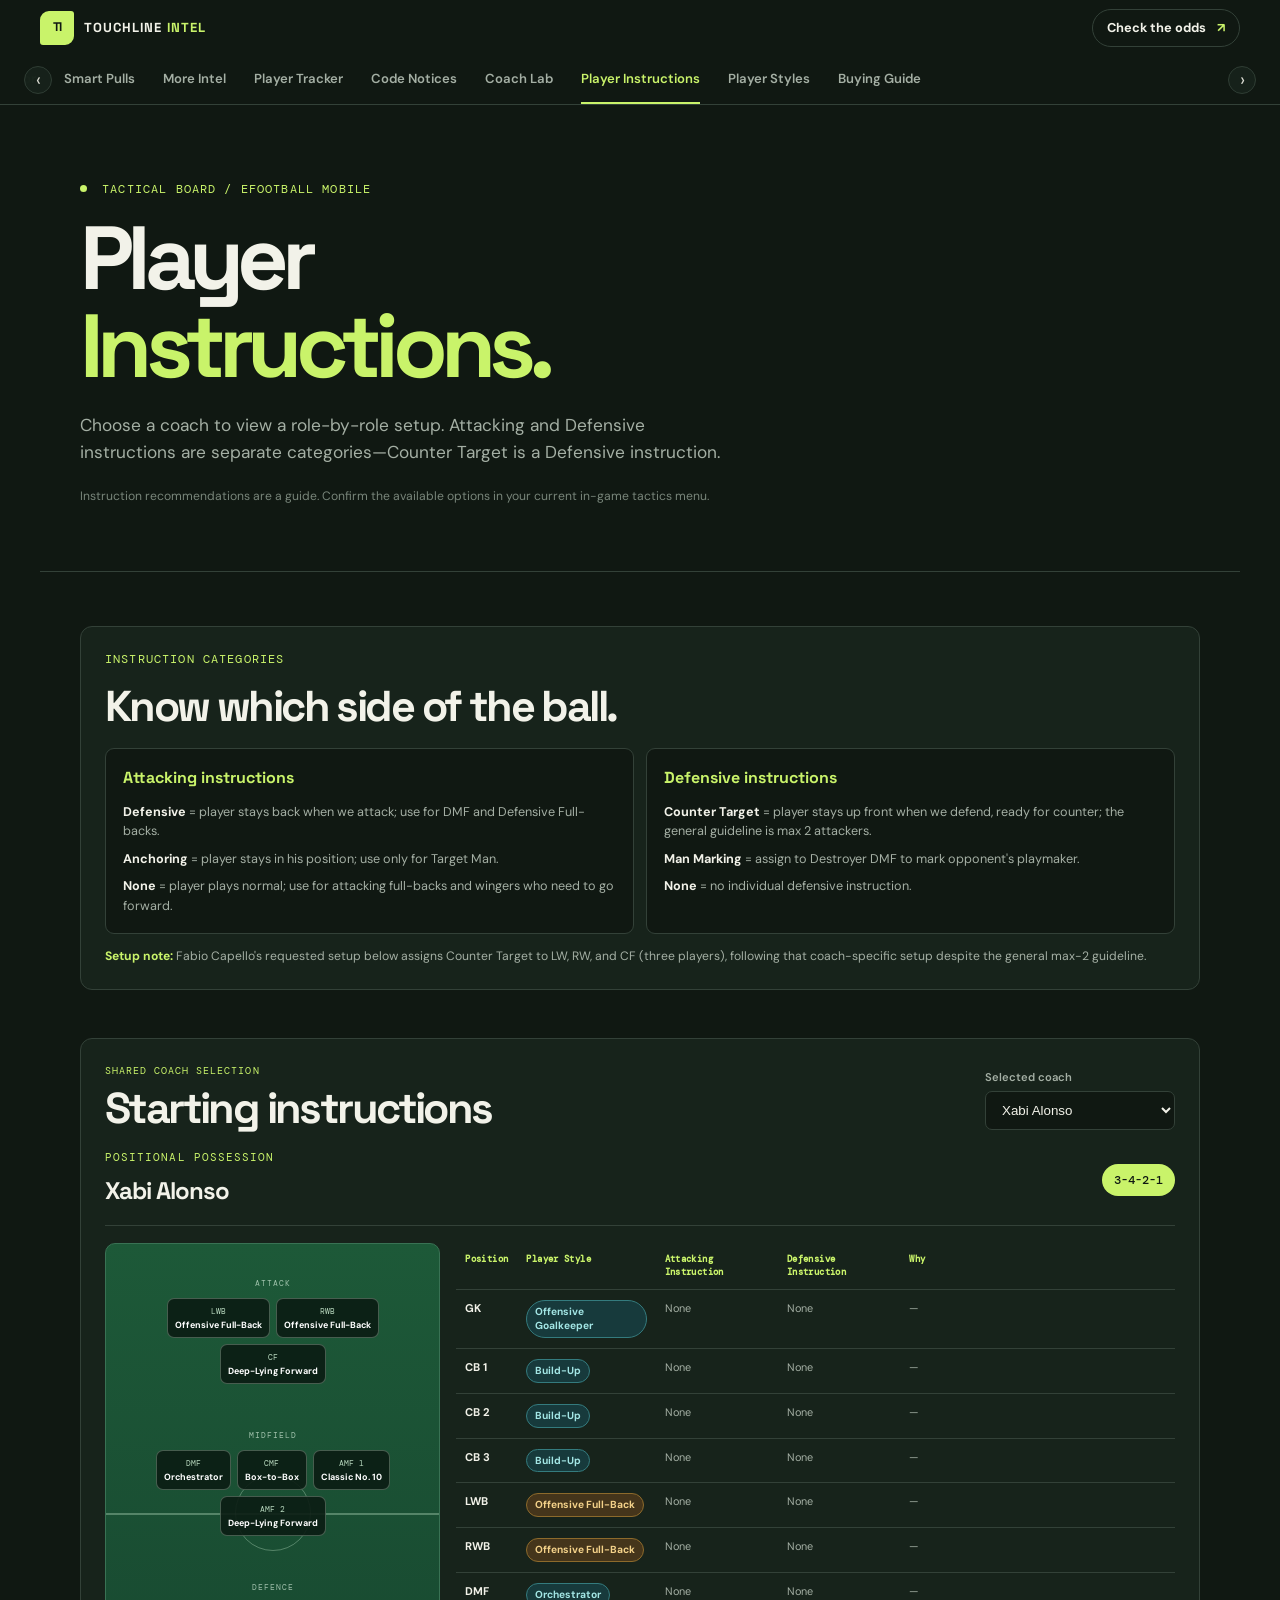
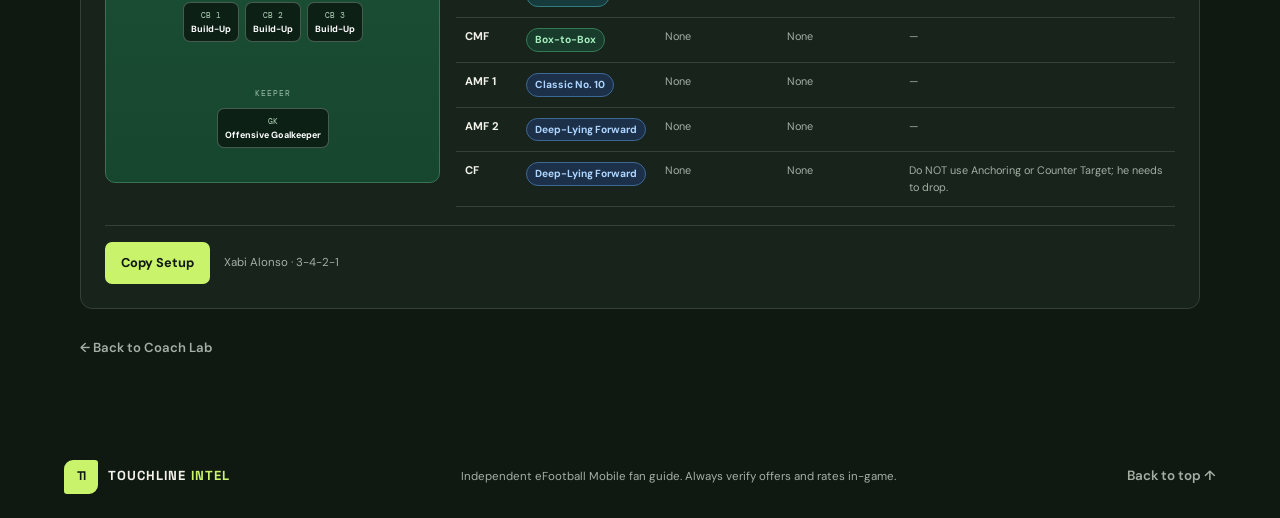
<file: efootball-mobile-hub/player-instructions.html>
<!doctype html>
<html lang="en">
<head>
  <meta charset="utf-8" />
  <meta name="viewport" content="width=device-width, initial-scale=1" />
  <meta name="description" content="eFootball Mobile individual player instruction setups with separate attacking and defensive instructions." />
  <meta name="theme-color" content="#101812" />
  <title>Player Instructions | Touchline Intel</title>
  <link rel="stylesheet" href="styles.css" />
  <script src="site-nav.js" defer></script>
  <script src="site-data.js" defer></script>
  <script src="player-instructions.js" defer></script>
</head>
<body>
  <header class="site-header">
    <div class="header-top-row">
      <a class="brand" href="index.html#home" aria-label="Touchline Intel home">
        <span class="brand-mark" aria-hidden="true">TI</span>
        <span>TOUCHLINE <b>INTEL</b></span>
      </a>
      <a class="header-cta" href="index.html#calculator">Check the odds <span aria-hidden="true">↗</span></a>
    </div>
    <div class="nav-frame">
      <button class="nav-arrow nav-arrow-left" type="button" aria-label="Scroll navigation left" data-scroll-direction="-1">‹</button>
      <nav class="site-nav" aria-label="Main navigation" tabindex="0">
        <a href="index.html#home" data-nav-id="home">Home</a>
        <a href="index.html#latest-players" data-nav-id="latest-players">Latest Players</a>
        <a href="index.html#calculator" data-nav-id="calculator">Pack Calculator</a>
        <a href="index.html#principles" data-nav-id="principles">Smart Pulls</a>
        <a href="index.html#intel" data-nav-id="intel">More Intel</a>
        <a href="player-tracker.html" data-nav-id="player-tracker">Player Tracker</a>
        <a href="redeem-codes.html" data-nav-id="redeem-codes">Code Notices</a>
        <a href="coach-squad-guides.html#coach-lab" data-nav-id="coach-lab">Coach Lab</a>
        <a href="player-instructions.html" data-nav-id="player-instructions">Player Instructions</a>
        <a href="index.html#player-styles" data-nav-id="player-styles">Player Styles</a>
        <a href="buying-guide.html" data-nav-id="buying-guide">Buying Guide</a>
      </nav>
      <button class="nav-arrow nav-arrow-right" type="button" aria-label="Scroll navigation right" data-scroll-direction="1">›</button>
    </div>
  </header>

  <main>
    <section class="subpage-hero">
      <p class="eyebrow"><span class="live-dot"></span> Tactical board / eFootball Mobile</p>
      <h1>Player<br /><span>Instructions.</span></h1>
      <p class="intro">Choose a coach to view a role-by-role setup. Attacking and Defensive instructions are separate categories—Counter Target is a Defensive instruction.</p>
      <p class="verification-note">Instruction recommendations are a guide. Confirm the available options in your current in-game tactics menu.</p>
    </section>

    <section class="content-section instruction-section">
      <div class="instruction-rules">
        <p class="eyebrow">Instruction categories</p>
        <h2>Know which side of the ball.</h2>
        <div class="instruction-rule-grid">
          <article class="instruction-rule">
            <h3>Attacking instructions</h3>
            <p><strong>Defensive</strong> = player stays back when we attack; use for DMF and Defensive Full-backs.</p>
            <p><strong>Anchoring</strong> = player stays in his position; use only for Target Man.</p>
            <p><strong>None</strong> = player plays normal; use for attacking full-backs and wingers who need to go forward.</p>
          </article>
          <article class="instruction-rule">
            <h3>Defensive instructions</h3>
            <p><strong>Counter Target</strong> = player stays up front when we defend, ready for counter; the general guideline is max 2 attackers.</p>
            <p><strong>Man Marking</strong> = assign to Destroyer DMF to mark opponent's playmaker.</p>
            <p><strong>None</strong> = no individual defensive instruction.</p>
          </article>
        </div>
        <p class="instruction-exception"><strong>Setup note:</strong> Fabio Capello's requested setup below assigns Counter Target to LW, RW, and CF (three players), following that coach-specific setup despite the general max-2 guideline.</p>
      </div>

      <section class="instruction-lab" aria-labelledby="instructionLabTitle">
        <div class="instruction-toolbar">
          <div>
            <p class="eyebrow">Shared coach selection</p>
            <h2 id="instructionLabTitle">Starting instructions</h2>
          </div>
          <label for="instructionCoach">Selected coach
            <select id="instructionCoach" aria-label="Select coach">
              <option>Loading coaches…</option>
            </select>
          </label>
        </div>
        <div id="instructionContent" aria-live="polite" aria-busy="true">
          <p class="lab-loading">Loading instructions…</p>
        </div>
        <div class="copy-row">
          <button class="copy-setup-button" id="copySetupButton" type="button" disabled>Copy Setup</button>
          <p id="copyStatus" aria-live="polite">Select a coach to view their instructions.</p>
        </div>
      </section>
      <a class="text-link" href="coach-squad-guides.html#coach-lab">← Back to Coach Lab</a>
    </section>
  </main>

  <footer>
    <a class="brand" href="index.html#home" aria-label="Touchline Intel home">
      <span class="brand-mark" aria-hidden="true">TI</span>
      <span>TOUCHLINE <b>INTEL</b></span>
    </a>
    <p>Independent eFootball Mobile fan guide. Always verify offers and rates in-game.</p>
    <a class="back-top" href="#">Back to top ↑</a>
  </footer>
</body>
</html>
</file>
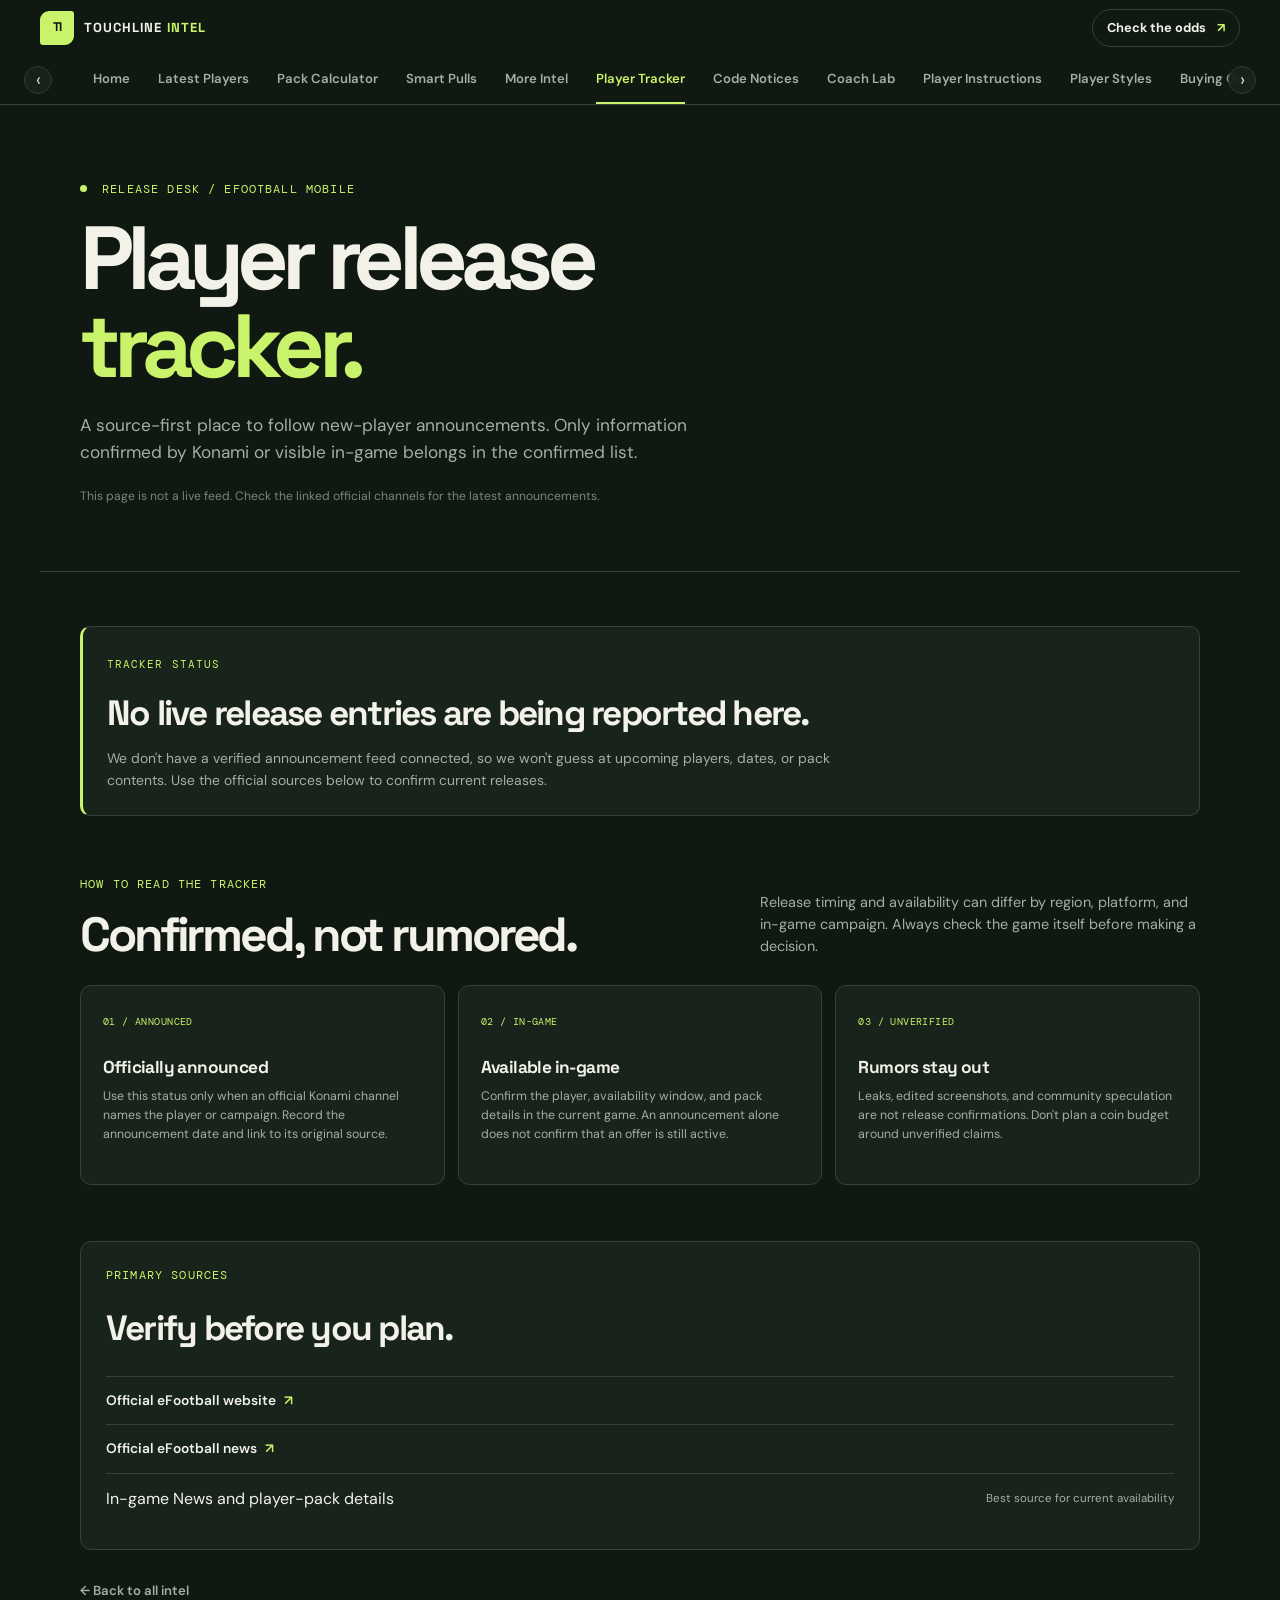
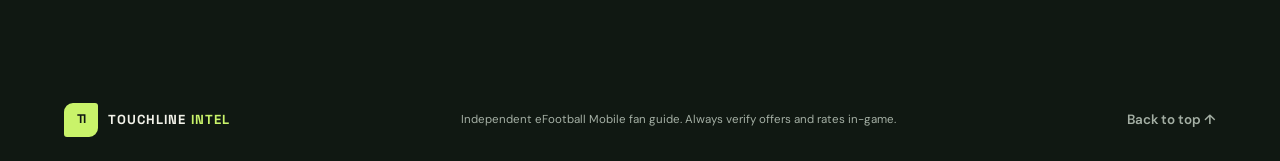
<file: efootball-mobile-hub/player-tracker.html>
<!doctype html>
<html lang="en">
<head>
  <meta charset="utf-8" />
  <meta name="viewport" content="width=device-width, initial-scale=1" />
  <meta name="description" content="A careful eFootball Mobile player release tracker focused on official announcements and confirmed in-game releases." />
  <meta name="theme-color" content="#101812" />
  <title>Player Release Tracker | Touchline Intel</title>
  <link rel="stylesheet" href="styles.css" />
  <script src="site-nav.js" defer></script>
</head>
<body>
  <header class="site-header">
    <div class="header-top-row">
      <a class="brand" href="index.html#home" aria-label="Touchline Intel home">
        <span class="brand-mark" aria-hidden="true">TI</span>
        <span>TOUCHLINE <b>INTEL</b></span>
      </a>
      <a class="header-cta" href="index.html#calculator">Check the odds <span aria-hidden="true">↗</span></a>
    </div>
    <div class="nav-frame">
      <button class="nav-arrow nav-arrow-left" type="button" aria-label="Scroll navigation left" data-scroll-direction="-1">‹</button>
      <nav class="site-nav" aria-label="Main navigation" tabindex="0">
        <a href="index.html#home" data-nav-id="home">Home</a>
        <a href="index.html#latest-players" data-nav-id="latest-players">Latest Players</a>
        <a href="index.html#calculator" data-nav-id="calculator">Pack Calculator</a>
        <a href="index.html#principles" data-nav-id="principles">Smart Pulls</a>
        <a href="index.html#intel" data-nav-id="intel">More Intel</a>
        <a href="player-tracker.html" data-nav-id="player-tracker">Player Tracker</a>
        <a href="redeem-codes.html" data-nav-id="redeem-codes">Code Notices</a>
        <a href="coach-squad-guides.html#coach-lab" data-nav-id="coach-lab">Coach Lab</a>
        <a href="player-instructions.html" data-nav-id="player-instructions">Player Instructions</a>
        <a href="index.html#player-styles" data-nav-id="player-styles">Player Styles</a>
        <a href="buying-guide.html" data-nav-id="buying-guide">Buying Guide</a>
      </nav>
      <button class="nav-arrow nav-arrow-right" type="button" aria-label="Scroll navigation right" data-scroll-direction="1">›</button>
    </div>
  </header>

  <main>
    <section class="subpage-hero">
      <p class="eyebrow"><span class="live-dot"></span> Release desk / eFootball Mobile</p>
      <h1>Player release<br /><span>tracker.</span></h1>
      <p class="intro">A source-first place to follow new-player announcements. Only information confirmed by Konami or visible in-game belongs in the confirmed list.</p>
      <p class="verification-note">This page is not a live feed. Check the linked official channels for the latest announcements.</p>
    </section>

    <section class="content-section">
      <div class="notice-banner">
        <span class="notice-label">TRACKER STATUS</span>
        <h2>No live release entries are being reported here.</h2>
        <p>We don't have a verified announcement feed connected, so we won't guess at upcoming players, dates, or pack contents. Use the official sources below to confirm current releases.</p>
      </div>

      <div class="section-heading content-heading">
        <div>
          <p class="eyebrow">How to read the tracker</p>
          <h2>Confirmed, not rumored.</h2>
        </div>
        <p>Release timing and availability can differ by region, platform, and in-game campaign. Always check the game itself before making a decision.</p>
      </div>
      <div class="info-grid">
        <article class="info-card">
          <span class="intel-number">01 / ANNOUNCED</span>
          <h3>Officially announced</h3>
          <p>Use this status only when an official Konami channel names the player or campaign. Record the announcement date and link to its original source.</p>
        </article>
        <article class="info-card">
          <span class="intel-number">02 / IN-GAME</span>
          <h3>Available in-game</h3>
          <p>Confirm the player, availability window, and pack details in the current game. An announcement alone does not confirm that an offer is still active.</p>
        </article>
        <article class="info-card">
          <span class="intel-number">03 / UNVERIFIED</span>
          <h3>Rumors stay out</h3>
          <p>Leaks, edited screenshots, and community speculation are not release confirmations. Don't plan a coin budget around unverified claims.</p>
        </article>
      </div>

      <div class="source-panel">
        <p class="eyebrow">Primary sources</p>
        <h2>Verify before you plan.</h2>
        <ul class="source-list">
          <li><a href="https://www.konami.com/efootball/" target="_blank" rel="noopener noreferrer">Official eFootball website <span aria-hidden="true">↗</span></a></li>
          <li><a href="https://www.konami.com/efootball/en-us/topic/news/" target="_blank" rel="noopener noreferrer">Official eFootball news <span aria-hidden="true">↗</span></a></li>
          <li><span>In-game News and player-pack details</span><span class="source-hint">Best source for current availability</span></li>
        </ul>
      </div>
      <a class="text-link" href="index.html#intel">← Back to all intel</a>
    </section>
  </main>

  <footer>
    <a class="brand" href="index.html" aria-label="Touchline Intel home">
      <span class="brand-mark" aria-hidden="true">TI</span>
      <span>TOUCHLINE <b>INTEL</b></span>
    </a>
    <p>Independent eFootball Mobile fan guide. Always verify offers and rates in-game.</p>
    <a class="back-top" href="#">Back to top ↑</a>
  </footer>
</body>
</html>
</file>
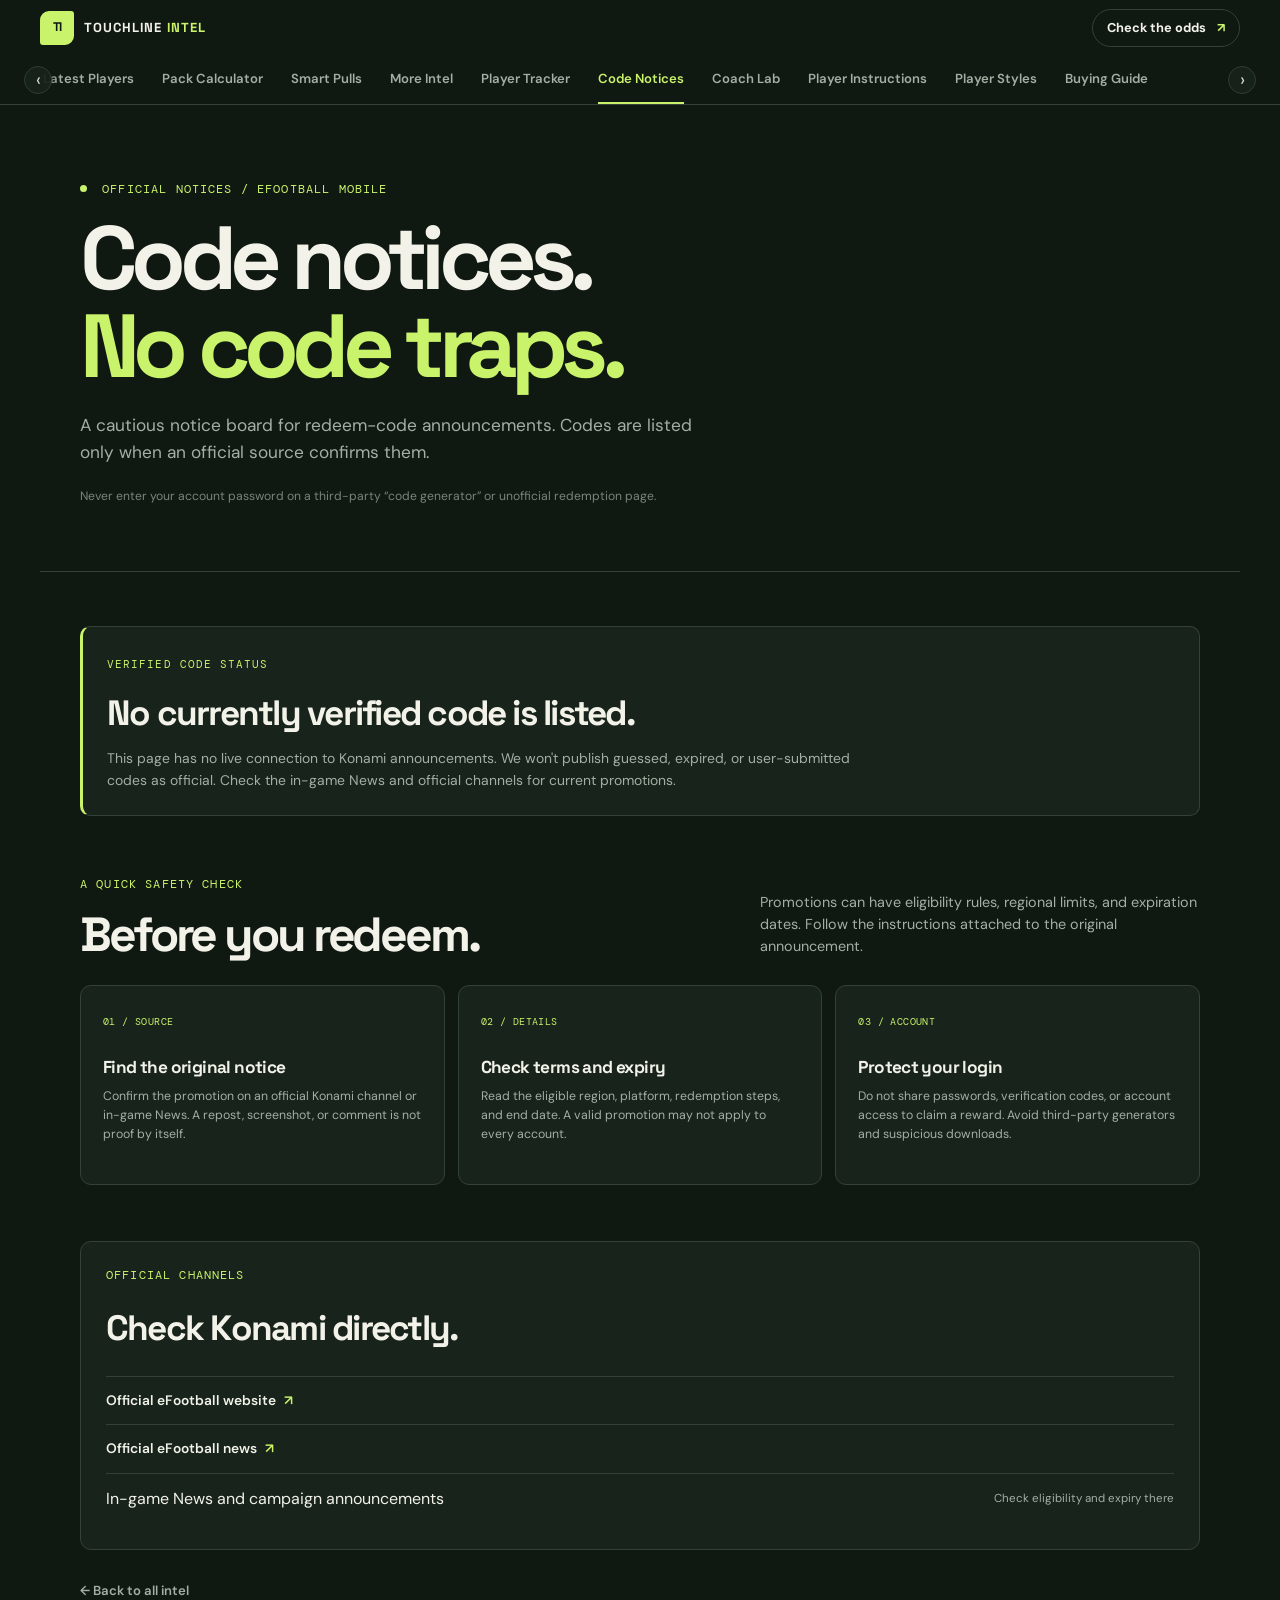
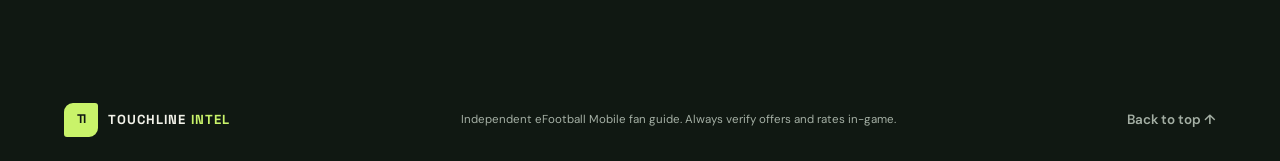
<file: efootball-mobile-hub/redeem-codes.html>
<!doctype html>
<html lang="en">
<head>
  <meta charset="utf-8" />
  <meta name="viewport" content="width=device-width, initial-scale=1" />
  <meta name="description" content="Official eFootball Mobile redeem-code notices, verification tips, and safe redemption guidance." />
  <meta name="theme-color" content="#101812" />
  <title>Official Redeem-Code Notices | Touchline Intel</title>
  <link rel="stylesheet" href="styles.css" />
  <script src="site-nav.js" defer></script>
</head>
<body>
  <header class="site-header">
    <div class="header-top-row">
      <a class="brand" href="index.html#home" aria-label="Touchline Intel home">
        <span class="brand-mark" aria-hidden="true">TI</span>
        <span>TOUCHLINE <b>INTEL</b></span>
      </a>
      <a class="header-cta" href="index.html#calculator">Check the odds <span aria-hidden="true">↗</span></a>
    </div>
    <div class="nav-frame">
      <button class="nav-arrow nav-arrow-left" type="button" aria-label="Scroll navigation left" data-scroll-direction="-1">‹</button>
      <nav class="site-nav" aria-label="Main navigation" tabindex="0">
        <a href="index.html#home" data-nav-id="home">Home</a>
        <a href="index.html#latest-players" data-nav-id="latest-players">Latest Players</a>
        <a href="index.html#calculator" data-nav-id="calculator">Pack Calculator</a>
        <a href="index.html#principles" data-nav-id="principles">Smart Pulls</a>
        <a href="index.html#intel" data-nav-id="intel">More Intel</a>
        <a href="player-tracker.html" data-nav-id="player-tracker">Player Tracker</a>
        <a href="redeem-codes.html" data-nav-id="redeem-codes">Code Notices</a>
        <a href="coach-squad-guides.html#coach-lab" data-nav-id="coach-lab">Coach Lab</a>
        <a href="player-instructions.html" data-nav-id="player-instructions">Player Instructions</a>
        <a href="index.html#player-styles" data-nav-id="player-styles">Player Styles</a>
        <a href="buying-guide.html" data-nav-id="buying-guide">Buying Guide</a>
      </nav>
      <button class="nav-arrow nav-arrow-right" type="button" aria-label="Scroll navigation right" data-scroll-direction="1">›</button>
    </div>
  </header>

  <main>
    <section class="subpage-hero">
      <p class="eyebrow"><span class="live-dot"></span> Official notices / eFootball Mobile</p>
      <h1>Code notices.<br /><span>No code traps.</span></h1>
      <p class="intro">A cautious notice board for redeem-code announcements. Codes are listed only when an official source confirms them.</p>
      <p class="verification-note">Never enter your account password on a third-party “code generator” or unofficial redemption page.</p>
    </section>

    <section class="content-section">
      <div class="notice-banner">
        <span class="notice-label">VERIFIED CODE STATUS</span>
        <h2>No currently verified code is listed.</h2>
        <p>This page has no live connection to Konami announcements. We won't publish guessed, expired, or user-submitted codes as official. Check the in-game News and official channels for current promotions.</p>
      </div>

      <div class="section-heading content-heading">
        <div>
          <p class="eyebrow">A quick safety check</p>
          <h2>Before you redeem.</h2>
        </div>
        <p>Promotions can have eligibility rules, regional limits, and expiration dates. Follow the instructions attached to the original announcement.</p>
      </div>
      <div class="info-grid">
        <article class="info-card">
          <span class="intel-number">01 / SOURCE</span>
          <h3>Find the original notice</h3>
          <p>Confirm the promotion on an official Konami channel or in-game News. A repost, screenshot, or comment is not proof by itself.</p>
        </article>
        <article class="info-card">
          <span class="intel-number">02 / DETAILS</span>
          <h3>Check terms and expiry</h3>
          <p>Read the eligible region, platform, redemption steps, and end date. A valid promotion may not apply to every account.</p>
        </article>
        <article class="info-card">
          <span class="intel-number">03 / ACCOUNT</span>
          <h3>Protect your login</h3>
          <p>Do not share passwords, verification codes, or account access to claim a reward. Avoid third-party generators and suspicious downloads.</p>
        </article>
      </div>

      <div class="source-panel">
        <p class="eyebrow">Official channels</p>
        <h2>Check Konami directly.</h2>
        <ul class="source-list">
          <li><a href="https://www.konami.com/efootball/" target="_blank" rel="noopener noreferrer">Official eFootball website <span aria-hidden="true">↗</span></a></li>
          <li><a href="https://www.konami.com/efootball/en-us/topic/news/" target="_blank" rel="noopener noreferrer">Official eFootball news <span aria-hidden="true">↗</span></a></li>
          <li><span>In-game News and campaign announcements</span><span class="source-hint">Check eligibility and expiry there</span></li>
        </ul>
      </div>
      <a class="text-link" href="index.html#intel">← Back to all intel</a>
    </section>
  </main>

  <footer>
    <a class="brand" href="index.html" aria-label="Touchline Intel home">
      <span class="brand-mark" aria-hidden="true">TI</span>
      <span>TOUCHLINE <b>INTEL</b></span>
    </a>
    <p>Independent eFootball Mobile fan guide. Always verify offers and rates in-game.</p>
    <a class="back-top" href="#">Back to top ↑</a>
  </footer>
</body>
</html>
</file>
<file: theme/mzansi-theme.css>
/* ========================================
   Mzansi Theme — South African Colours & Fonts
   ComicForge-SA
   ======================================== */

/* --- SA Flag Colour Palette --- */
:root {
  /* South African flag colours */
  --sa-green: #007A4D;      /* SA flag green */
  --sa-gold: #FFB612;       /* SA flag gold */
  --sa-black: #000000;      /* SA flag black */
  --sa-red: #CE1126;        /* SA flag red */
  --sa-white: #FFFFFF;      /* SA flag white */
  --sa-blue: #00339F;       /* SA flag blue */

  /* Theme derived colours (mzansi) */
  --mzansi-primary: var(--sa-green);
  --mzansi-secondary: var(--sa-gold);
  --mzansi-accent: var(--sa-red);
  --mzansi-dark: var(--sa-black);
  --mzansi-light: var(--sa-white);
  --mzansi-dark-blue: var(--sa-blue);

  /* Gradients inspired by SA flag Y-shape */
  --mzansi-gradient: linear-gradient(135deg, var(--sa-green) 0%, var(--sa-gold) 50%, var(--sa-red) 100%);
  --mzansi-gradient-soft: linear-gradient(180deg, rgba(0,122,77,0.1) 0%, rgba(255,182,18,0.1) 100%);

  /* --- App variables — SA colours (replaces variables.css) --- */
  --bg-app: #0a0a0a;                /* dark charcoal/black background */
  --bg-panel: #0d1b0d;              /* dark green/black sidebar */
  --bg-card: #141414;               /* near-black cards */
  --text-main: #f5f5f5;             /* off-white text */
  --text-muted: #b0b0b0;            /* muted gray text */

  --accent-primary: var(--sa-green);      /* SA flag green */
  --accent-secondary: var(--sa-gold);     /* SA flag gold */
  --accent-success: var(--sa-green);      /* SA flag green */
  --accent-warn: var(--sa-red);           /* SA flag red */

  --border-color: var(--sa-green);

  --font-main: 'Segoe UI', Tahoma, Geneva, Verdana, sans-serif;
  --font-heading: 'Segoe UI', Tahoma, Geneva, Verdana, sans-serif;

  --radius-sm: 6px;
  --radius-md: 10px;
  --radius-lg: 16px;

  --shadow: 0 4px 6px -1px rgba(0, 0, 0, 0.3);
  --shadow-lg: 0 10px 15px -3px rgba(0, 0, 0, 0.4);

  --sidebar-width: 260px;
  --header-height: 64px;

  /* Fonts (mzansi overrides) */
  --font-heading: "Segoe UI", "Ubuntu", "DejaVu Sans", sans-serif;
  --font-body: "Segoe UI", "Ubuntu", "DejaVu Sans", sans-serif;
  --font-display: "Segoe UI", "Ubuntu", "DejaVu Sans", sans-serif;

  /* Spacing */
  --radius: 8px;
  --shadow: 0 4px 12px rgba(0, 0, 0, 0.15);
}

/* --- Cursor rules --- */
button, a, .nav-item, .list-item, .btn {
  cursor: pointer;
}

input, textarea, select {
  cursor: text;
}

h1, h2, h3, h4, h5, h6, p, label, span, .text-muted {
  cursor: default;
}

/* --- Reset & Base --- */
* {
  box-sizing: border-box;
}

html {
  scroll-behavior: smooth;
}

body {
  margin: 0;
  padding: 0;
  font-family: var(--font-body);
  background: var(--bg-app);
  color: var(--text-main);
  line-height: 1.6;
}

/* --- Headings --- */
h1, h2, h3, h4, h5, h6 {
  font-family: var(--font-heading);
  color: var(--text-main);
  font-weight: 700;
  line-height: 1.2;
}

h1 {
  font-size: 2.5rem;
  text-transform: uppercase;
  letter-spacing: 2px;
  background: var(--mzansi-gradient);
  -webkit-background-clip: text;
  -webkit-text-fill-color: transparent;
  background-clip: text;
  text-fill-color: transparent;
}

h2 {
  font-size: 2rem;
  border-left: 6px solid var(--sa-red);
  padding-left: 12px;
}

h3 {
  font-size: 1.5rem;
  color: var(--sa-gold);
}

/* --- Buttons --- */
.btn, button {
  font-family: var(--font-body);
  background: var(--sa-green);
  color: var(--sa-white);
  border: none;
  padding: 10px 20px;
  border-radius: var(--radius);
  cursor: pointer;
  font-weight: 600;
  transition: all 0.2s ease;
}

.btn:hover, button:hover {
  background: var(--sa-red);
  transform: translateY(-2px);
  box-shadow: var(--shadow);
}

.btn-gold, .btn-secondary {
  background: var(--sa-gold);
  color: var(--sa-black);
}

.btn-gold:hover, .btn-secondary:hover {
  background: var(--sa-red);
  color: var(--sa-white);
}

/* --- Cards --- */
.card {
  background: var(--bg-card);
  border-radius: var(--radius);
  box-shadow: var(--shadow);
  padding: 1.5rem;
  margin: 1rem 0;
  border: 1px solid var(--border-color);
  border-top: 3px solid var(--sa-green);
}

.card-header {
  color: var(--sa-green);
  font-weight: 700;
  margin-bottom: 1rem;
}

/* --- Links --- */
a {
  color: var(--sa-blue);
  text-decoration: none;
}

a:hover {
  color: var(--sa-red);
  text-decoration: underline;
}

/* --- SA Flag Accent Stripes --- */
.sa-stripe {
  height: 6px;
  background: var(--mzansi-gradient);
  margin: 1rem 0;
  border-radius: 3px;
}

/* --- Utility Classes --- */
.text-green { color: var(--sa-green); }
.text-gold { color: var(--sa-gold); }
.text-black { color: var(--sa-black); }
.text-red { color: var(--sa-red); }
.text-blue { color: var(--sa-blue); }

.bg-green { background: var(--sa-green); color: var(--sa-white); }
.bg-gold { background: var(--sa-gold); color: var(--sa-black); }
.bg-red { background: var(--sa-red); color: var(--sa-white); }

/* --- Responsive --- */
@media (max-width: 768px) {
  h1 { font-size: 1.8rem; }
  h2 { font-size: 1.5rem; }
  .card { padding: 1rem; }
}
</file>
<file: css/layout.css>
/* ComicForge SA — Layout */

* { box-sizing: border-box; }

html, body {
  margin: 0;
  padding: 0;
  height: 100%;
  font-family: var(--font-main);
  background: var(--bg-app);
  color: var(--text-main);
  overflow: hidden;
}

.app {
  display: grid;
  grid-template-rows: var(--header-height) 1fr;
  grid-template-columns: var(--sidebar-width) 1fr;
  height: 100vh;
}

.header {
  grid-row: 1 / 2;
  grid-column: 1 / 3;
  background: var(--bg-panel);
  border-bottom: 1px solid var(--border-color);
  display: flex;
  align-items: center;
  justify-content: space-between;
  padding: 0 1.5rem;
  z-index: 10;
}

.brand {
  display: flex;
  align-items: center;
  gap: 0.75rem;
  font-weight: 700;
  font-size: 1.25rem;
  letter-spacing: 0.5px;
}

.brand .logo {
  width: 48px;
  height: 48px;
  filter: drop-shadow(0 0 10px rgba(255, 182, 18, .25));
}

.brand .logo svg { display: block; width: 100%; height: 100%; }
.logo-burst { fill: var(--sa-gold); stroke: var(--sa-black); stroke-width: 2; stroke-linejoin: round; }
.logo-page { fill: var(--sa-white); stroke: var(--sa-black); stroke-width: 2; stroke-linejoin: round; }
.logo-panel { fill: var(--sa-red); stroke: var(--sa-black); stroke-width: 1.2; }
.logo-tail { fill: var(--sa-white); stroke: var(--sa-black); stroke-width: 2; stroke-linejoin: round; }
.brand-name { color: var(--text-main); font-family: var(--font-heading); font-weight: 900; letter-spacing: .02em; }
.brand-name span { color: var(--sa-gold); }

.header-actions {
  display: flex;
  gap: 0.5rem;
}
.mobile-menu { display: none; }

.sidebar {
  grid-row: 2 / 3;
  grid-column: 1 / 2;
  background: var(--bg-panel);
  border-right: 1px solid var(--border-color);
  overflow-y: auto;
  padding: 1rem;
}

.main {
  grid-row: 2 / 3;
  grid-column: 2 / 3;
  background: var(--bg-app);
  overflow-y: auto;
  padding: 1.5rem;
}

/* Responsive: stack on mobile */
@media (max-width: 768px) {
  .mobile-menu { display: inline-flex; }
  .header { padding: 0 .75rem; gap: .5rem; }
  .header-actions { gap: .25rem; flex-wrap: wrap; justify-content: flex-end; }
  .header-actions .autosave-indicator { display: none; }
  .header-actions .btn, .header-actions label { padding: .35rem .5rem; font-size: .75rem; }
  .brand { font-size: 1rem; gap: .4rem; }
  .brand .logo { width: 38px; height: 38px; }
  .mobile-menu { padding: .4rem .55rem; }
  .app {
    grid-template-columns: 1fr;
    grid-template-rows: var(--header-height) 60px 1fr;
  }
  .sidebar {
    grid-row: 3 / 4;
    grid-column: 1 / 2;
    display: none;
  }
  .sidebar.open {
    display: block;
    position: absolute;
    z-index: 20;
    height: calc(100vh - var(--header-height));
    overflow-y: auto;
  }
  .main {
    grid-row: 2 / 4;
    grid-column: 1 / 2;
  }
}
</file>
<file: css/components.css>
/* ComicForge SA — Components */

.btn {
  background: var(--bg-card);
  color: var(--text-main);
  border: 1px solid var(--border-color);
  padding: 0.5rem 1rem;
  border-radius: var(--radius-sm);
  cursor: pointer;
  font-size: 0.9rem;
  transition: all 0.2s;
}

.btn:hover {
  background: var(--accent-primary);
  border-color: var(--accent-primary);
}

.btn-primary {
  background: var(--accent-primary);
  border-color: var(--accent-primary);
}

.btn-primary:hover {
  background: #dc2626;
}

.btn-ghost {
  background: transparent;
  border: 1px solid var(--border-color);
}

.btn-ghost:hover {
  background: rgba(255,255,255,0.05);
}

.btn-sm { padding: 0.35rem 0.75rem; font-size: 0.8rem; }

.card {
  background: var(--bg-card);
  border: 1px solid var(--border-color);
  border-radius: var(--radius-md);
  padding: 1rem;
  margin-bottom: 1rem;
}

.card h3 {
  margin-top: 0;
  margin-bottom: 0.75rem;
  font-size: 1rem;
  color: var(--accent-secondary);
}

.input-group {
  margin-bottom: 0.75rem;
}

.input-group label {
  display: block;
  font-size: 0.85rem;
  color: var(--text-muted);
  margin-bottom: 0.25rem;
}

.input-group input,
.input-group textarea,
.input-group select {
  width: 100%;
  background: var(--bg-app);
  border: 1px solid var(--border-color);
  color: var(--text-main);
  padding: 0.5rem;
  border-radius: var(--radius-sm);
  font-family: inherit;
  font-size: 0.9rem;
}

.input-group input:focus,
.input-group textarea:focus,
.input-group select:focus {
  outline: none;
  border-color: var(--accent-primary);
}

.list-item {
  background: var(--bg-card);
  border: 1px solid var(--border-color);
  border-radius: var(--radius-sm);
  padding: 0.75rem;
  margin-bottom: 0.5rem;
  cursor: pointer;
  transition: border 0.2s;
}

.list-item:hover {
  border-color: var(--accent-secondary);
}

.list-item.active {
  border-color: var(--accent-primary);
  background: rgba(239, 68, 68, 0.1);
}

.list-item h4 {
  margin: 0 0 0.25rem 0;
  font-size: 0.95rem;
}

.list-item p {
  margin: 0;
  font-size: 0.8rem;
  color: var(--text-muted);
}

.empty-state {
  display: flex;
  flex-direction: column;
  align-items: center;
  justify-content: center;
  height: 60vh;
  color: var(--text-muted);
  text-align: center;
}

.empty-state h2 {
  margin: 0.5rem 0;
  color: var(--text-main);
}

.badge {
  display: inline-block;
  font-size: 0.7rem;
  padding: 0.15rem 0.5rem;
  border-radius: 999px;
  background: var(--accent-secondary);
  color: #000;
  margin-right: 0.25rem;
}

.autosave-indicator {
  font-size: 0.75rem;
  color: var(--accent-success);
  margin-left: auto;
  display: flex;
  align-items: center;
  gap: 0.25rem;
}

.autosave-dot {
  width: 6px;
  height: 6px;
  background: var(--accent-success);
  border-radius: 50%;
  animation: pulse 2s infinite;
}

@keyframes pulse {
  0%, 100% { opacity: 1; }
  50% { opacity: 0.4; }
}

.modal {
  display: none;
  position: fixed;
  inset: 0;
  background: rgba(0,0,0,0.6);
  z-index: 50;
  justify-content: center;
  align-items: center;
  padding: 1rem;
}

.modal.open {
  display: flex;
}

.modal-content {
  background: var(--bg-panel);
  border: 1px solid var(--border-color);
  border-radius: var(--radius-lg);
  padding: 1.5rem;
  width: 100%;
  max-width: 560px;
  max-height: 90vh;
  overflow-y: auto;
}

.modal-close {
  position: absolute;
  top: 0.75rem;
  right: 1rem;
  background: none;
  border: none;
  color: var(--text-muted);
  cursor: pointer;
  font-size: 1.25rem;
}

.grid-2 {
  display: grid;
  grid-template-columns: 1fr 1fr;
  gap: 1rem;
}

@media (max-width: 640px) {
  .grid-2 { grid-template-columns: 1fr; }
}

.editor-grid { display: grid; grid-template-columns: repeat(auto-fit, minmax(220px, 1fr)); gap: .8rem; margin: 1rem 0; }
.editor-grid label, .card label { display: grid; gap: .3rem; color: var(--text-muted); font-size: .88rem; }
.editor-grid input, .editor-grid select, .editor-grid textarea,
.card input, .card select, .card textarea { width: 100%; min-width: 0; background: var(--bg-app); color: var(--text-main); border: 1px solid var(--border-color); border-radius: var(--radius-sm); padding: .6rem; font: inherit; }
.editor-grid textarea, .card textarea { min-height: 5rem; resize: vertical; }
.comic-page { margin: 1.5rem 0; padding: 1rem; border: 1px solid var(--border-color); border-radius: var(--radius-md); background: rgba(0,0,0,.16); }
.panel-editor { display: grid; grid-template-columns: repeat(auto-fit,minmax(200px,1fr)); gap: .75rem; padding: 1rem; margin: .8rem 0; border: 1px dashed var(--sa-gold); border-radius: var(--radius-sm); }
.panel-editor h5 { grid-column: 1/-1; margin: 0; color: var(--sa-gold); }
.reader-panels { display: grid; grid-template-columns: repeat(auto-fit,minmax(220px,1fr)); gap: 1rem; }
.reader-panel { min-height: 260px; padding: 1rem; background: linear-gradient(145deg,rgba(0,122,77,.24),rgba(206,17,38,.12)),var(--bg-app); border: 2px solid var(--sa-gold); border-radius: var(--radius-sm); }
.panel-art { display: block; width: 100%; max-height: 420px; object-fit: contain; margin-bottom: .75rem; background: #090b0a; }
.art-placeholder { min-height: 125px; padding: .75rem; margin-bottom: .75rem; display: grid; place-items: center; text-align: center; color: var(--text-muted); background: repeating-linear-gradient(135deg,rgba(255,182,18,.06) 0 10px,transparent 10px 20px); }
.reader-panel blockquote { display: inline-block; margin: .5rem 0; padding: .65rem 1rem; background: var(--bg-card); border: 1px solid var(--sa-gold); border-radius: 1rem; }
.reader-panel .sfx { color: var(--sa-gold); font-size: 1.3rem; text-transform: uppercase; }
button:disabled { opacity: .45; cursor: not-allowed; }
button:focus-visible, input:focus-visible, textarea:focus-visible, select:focus-visible { outline: 2px solid var(--sa-gold); outline-offset: 2px; }
</file>
<file: efootball-mobile-hub/styles.css>
@import url('https://fonts.googleapis.com/css2?family=DM+Mono:wght@400;500&family=DM+Sans:wght@400;500;600;700&family=Space+Grotesk:wght@500;600;700&display=swap');

:root {
  color-scheme: dark;
  --bg: #101812;
  --surface: #17231b;
  --surface-raised: #1d2b21;
  --text: #f2f2e9;
  --muted: #a4afa4;
  --line: #334138;
  --lime: #c9f36a;
  --orange: #fa7046;
  --mono: 'DM Mono', monospace;
}

* { box-sizing: border-box; }
html { scroll-behavior: smooth; }
body { background: var(--bg); color: var(--text); font-family: 'DM Sans', sans-serif; line-height: 1.55; margin: 0; }
a { color: inherit; text-decoration: none; }
button, input { font: inherit; }
button, a { -webkit-tap-highlight-color: transparent; }

.site-header { background: var(--bg); border-bottom: 1px solid var(--line); position: sticky; top: 0; z-index: 20; }
.header-top-row { align-items: center; display: flex; height: 56px; justify-content: space-between; padding: 0 max(24px, calc((100vw - 1200px) / 2)); }
.brand { align-items: center; display: inline-flex; flex: 0 0 auto; font-family: 'Space Grotesk', sans-serif; font-size: .82rem; font-weight: 700; gap: 10px; letter-spacing: .08em; }
.brand b { color: var(--lime); }
.brand-mark { align-items: center; background: var(--lime); border-radius: 9px 3px 9px 3px; color: var(--bg); display: inline-flex; font-size: .78rem; height: 34px; justify-content: center; letter-spacing: -.05em; width: 34px; }
.header-cta { background: var(--bg); border: 1px solid var(--line); border-radius: 999px; flex: 0 0 auto; font-size: .8rem; font-weight: 700; padding: 8px 14px; }
.header-cta span { color: var(--lime); margin-left: 8px; }
.nav-frame { height: 48px; overflow: hidden; padding: 0 24px; position: relative; }
.site-nav { align-items: stretch; display: flex; flex-wrap: nowrap; gap: 28px; height: 48px; overflow-x: auto; overflow-y: hidden; overscroll-behavior-x: contain; padding: 0 28px; scrollbar-width: none; -ms-overflow-style: none; scroll-behavior: smooth; scroll-padding-inline: 24px; scroll-snap-type: x mandatory; white-space: nowrap; }
.site-nav::-webkit-scrollbar { display: none; }
.site-nav a { align-items: center; border-bottom: 2px solid transparent; color: var(--muted); display: inline-flex; flex: 0 0 auto; font-size: .82rem; font-weight: 600; height: 48px; scroll-snap-align: center; }
.site-nav a:hover { color: var(--text); }
.site-nav a[aria-current="page"] { border-bottom-color: var(--lime); color: var(--lime); }
.nav-frame::before, .nav-frame::after { content: ''; height: 100%; opacity: 0; pointer-events: none; position: absolute; top: 0; transition: opacity .16s ease; width: 36px; z-index: 1; }
.nav-frame::before { background: linear-gradient(90deg, var(--bg), transparent); left: 24px; }
.nav-frame::after { background: linear-gradient(270deg, var(--bg), transparent); right: 24px; }
.nav-frame.has-overflow-left::before, .nav-frame.has-overflow-right::after { opacity: 1; }
.nav-arrow { background: var(--surface); border: 1px solid var(--line); border-radius: 50%; color: var(--text); cursor: pointer; font-size: 1.15rem; height: 28px; line-height: 1; opacity: .9; padding: 0; position: absolute; top: 10px; transition: opacity .16s ease, color .16s ease; width: 28px; z-index: 2; }
.nav-arrow:hover:not(:disabled) { color: var(--lime); }
.nav-arrow:disabled { cursor: default; opacity: .25; }
.nav-arrow-left { left: 24px; }
.nav-arrow-right { right: 24px; }
.back-top { color: var(--muted); font-size: .84rem; font-weight: 600; }
.back-top:hover { color: var(--lime); }

.hero { align-items: center; display: grid; gap: 7vw; grid-template-columns: 1.1fr .9fr; margin: 0 auto; max-width: 1200px; min-height: 555px; padding: 72px 40px 90px; }
.eyebrow { color: var(--lime); font-family: var(--mono); font-size: .72rem; letter-spacing: .1em; margin: 0 0 16px; text-transform: uppercase; }
.live-dot { background: var(--lime); border-radius: 50%; display: inline-block; height: 7px; margin-right: 7px; vertical-align: 1px; width: 7px; }
h1, h2, h3, p { margin-top: 0; }
.hero h1 { font-family: 'Space Grotesk', sans-serif; font-size: clamp(3.2rem, 7vw, 6.7rem); letter-spacing: -.085em; line-height: .96; margin-bottom: 22px; }
.hero h1 span { color: var(--lime); }
.intro { color: var(--muted); font-size: 1.08rem; max-width: 520px; }
.hero-link { color: var(--lime); display: inline-flex; font-weight: 700; gap: 12px; margin-top: 14px; }
.verification-note { color: #78857a; font-size: .76rem; margin: 27px 0 0; }
.hero-card { background: var(--lime); border-radius: 14px; color: var(--bg); min-height: 325px; overflow: hidden; padding: 30px; position: relative; }
.pitch-lines { border: 1px solid rgba(16,24,18,.2); border-radius: 50%; height: 370px; left: 16%; position: absolute; top: -25px; transform: rotate(-24deg); width: 88%; }
.pitch-lines::before, .pitch-lines::after { border: 1px solid rgba(16,24,18,.2); content: ''; left: 50%; position: absolute; top: -1px; transform: translateX(-50%); }
.pitch-lines::before { height: 100%; }
.pitch-lines::after { border-radius: 50%; height: 80px; top: 50%; width: 80px; }
.hero-card-label, .hero-card-quote, .hero-card-foot { position: relative; }
.hero-card-label { font-family: var(--mono); font-size: .7rem; letter-spacing: .12em; }
.hero-card-quote { font-family: 'Space Grotesk', sans-serif; font-size: clamp(2.4rem, 4vw, 4rem); font-weight: 700; letter-spacing: -.07em; line-height: .98; margin: 61px 0 62px; }
.hero-card-foot { align-items: center; border-top: 1px solid rgba(16,24,18,.24); display: flex; font-size: .76rem; gap: 12px; padding-top: 13px; }
.hero-card-foot span:first-child { font-family: var(--mono); font-weight: 500; }

.calculator-section, .principles-section { border-top: 1px solid var(--line); margin: 0 auto; max-width: 1200px; padding: 76px 40px; }
.section-heading { align-items: end; display: flex; gap: 30px; justify-content: space-between; margin-bottom: 28px; }
.section-heading h2, .roadmap-section h2 { font-family: 'Space Grotesk', sans-serif; font-size: clamp(2rem, 4vw, 3.2rem); letter-spacing: -.065em; line-height: 1.05; margin-bottom: 0; }
.section-heading > p { color: var(--muted); font-size: .9rem; margin-bottom: 3px; max-width: 440px; }
.calculator-layout { display: grid; gap: 17px; grid-template-columns: .8fr 1.2fr; }
.calculator-form, .results { background: var(--surface); border: 1px solid var(--line); border-radius: 13px; padding: 24px; }
.calculator-form { display: flex; flex-direction: column; }
.calculator-form label { color: #d2d9cf; font-size: .8rem; font-weight: 600; margin: 0 0 7px; }
.input-wrap { align-items: center; background: var(--bg); border: 1px solid var(--line); border-radius: 8px; display: flex; margin-bottom: 17px; padding: 0 12px; }
.input-wrap:focus-within { border-color: var(--lime); }
.input-wrap > span:first-child { color: var(--lime); font-family: var(--mono); font-size: .85rem; }
.input-wrap input { background: transparent; border: 0; color: var(--text); min-width: 0; outline: 0; padding: 12px 9px; width: 100%; }
.input-wrap input::placeholder { color: #69756b; font-size: .82rem; }
.unit { color: #829084; font-family: var(--mono); font-size: .68rem; white-space: nowrap; }
.calculator-form button { background: var(--lime); border: 0; border-radius: 8px; color: var(--bg); cursor: pointer; font-size: .86rem; font-weight: 700; margin-top: 3px; padding: 13px; }
.calculator-form button span { float: right; }
.calculator-form .reset-button { background: transparent; color: var(--muted); font-size: .76rem; font-weight: 500; margin-top: 8px; padding: 8px; }
.calculator-form button:hover { filter: brightness(.94); }
.results { background: var(--surface-raised); }
.results-top { align-items: center; color: var(--lime); display: flex; gap: 9px; }
.result-icon { font-size: 1.4rem; }
.result-kicker { font-family: var(--mono); font-size: .68rem; letter-spacing: .1em; }
.results h3 { font-family: 'Space Grotesk', sans-serif; font-size: 1.35rem; letter-spacing: -.035em; margin: 13px 0 5px; }
.results-hint { color: var(--muted); font-size: .8rem; margin-bottom: 19px; max-width: 600px; }
.result-grid { display: grid; gap: 10px; grid-template-columns: repeat(2, 1fr); }
.result-item { background: var(--bg); border-radius: 8px; display: grid; gap: 5px; min-height: 75px; padding: 13px; }
.result-item span { color: var(--muted); font-size: .72rem; }
.result-item strong { font-family: 'Space Grotesk', sans-serif; font-size: 1.28rem; }
.formula-note, .source-note { color: #899589; font-size: .72rem; margin: 15px 0 0; }
.source-note { background: #18251c; border-left: 2px solid var(--lime); margin-top: 15px; padding: 13px 16px; }
.source-note strong { color: var(--text); }

.principles-section { padding-top: 52px; }
.principle-grid { display: grid; gap: 13px; grid-template-columns: repeat(3, 1fr); margin-top: 30px; }
.principle-card { background: var(--surface); border: 1px solid var(--line); border-radius: 11px; padding: 21px; }
.principle-card > span { color: var(--lime); font-family: var(--mono); font-size: .68rem; }
.principle-card h3 { font-family: 'Space Grotesk', sans-serif; font-size: 1.15rem; letter-spacing: -.03em; margin: 23px 0 8px; }
.principle-card p { color: var(--muted); font-size: .81rem; margin-bottom: 0; }
.disclaimer { color: #829084; font-size: .74rem; margin: 21px 0 0; }

.intel-section { align-items: center; background: var(--surface); border-block: 1px solid var(--line); display: grid; gap: 42px; grid-template-columns: .72fr 1.28fr; padding: 60px max(5vw, calc((100vw - 1120px) / 2)); }
.intel-section h2, .subpage-hero h1 { font-family: 'Space Grotesk', sans-serif; font-size: clamp(2.4rem, 5vw, 4rem); letter-spacing: -.075em; line-height: .98; margin: 0; }
.intel-intro { color: var(--muted); font-size: .88rem; margin: 17px 0 0; max-width: 380px; }
.intel-grid { display: grid; gap: 11px; grid-template-columns: repeat(3, 1fr); }
.intel-card, .info-card { background: var(--bg); border: 1px solid var(--line); border-radius: 11px; padding: 18px; }
.intel-card { display: flex; flex-direction: column; min-height: 225px; transition: border-color .18s ease, transform .18s ease; }
.intel-card:hover { border-color: var(--lime); transform: translateY(-3px); }
.intel-number { color: var(--lime); font-family: var(--mono); font-size: .65rem; letter-spacing: .04em; }
.intel-card h3, .info-card h3 { font-family: 'Space Grotesk', sans-serif; font-size: 1.08rem; letter-spacing: -.035em; line-height: 1.15; margin: 23px 0 9px; }
.intel-card p, .info-card p { color: var(--muted); font-size: .77rem; margin: 0 0 18px; }
.card-link, .panel-link { color: var(--lime); font-size: .75rem; font-weight: 700; margin-top: auto; }
.card-link span, .panel-link span { margin-left: 5px; }

.subpage-hero { border-bottom: 1px solid var(--line); margin: 0 auto; max-width: 1200px; padding: 76px 40px 65px; }
.subpage-hero h1 { font-size: clamp(3.2rem, 7vw, 6rem); margin-bottom: 22px; }
.subpage-hero h1 span { color: var(--lime); }
.subpage-hero .intro { max-width: 650px; }
.subpage-hero .verification-note { margin-top: 21px; }
.content-section { margin: 0 auto; max-width: 1200px; padding: 54px 40px 76px; }
.notice-banner { background: var(--surface); border: 1px solid var(--line); border-left: 3px solid var(--lime); border-radius: 10px; margin-bottom: 60px; padding: 24px; }
.notice-label { color: var(--lime); font-family: var(--mono); font-size: .67rem; letter-spacing: .1em; }
.notice-banner h2, .source-panel h2 { font-family: 'Space Grotesk', sans-serif; font-size: clamp(1.5rem, 3vw, 2.2rem); letter-spacing: -.05em; margin: 10px 0 8px; }
.notice-banner p, .panel-copy { color: var(--muted); font-size: .87rem; margin: 0; max-width: 750px; }
.content-heading { margin-bottom: 24px; }
.content-heading h2 { font-family: 'Space Grotesk', sans-serif; font-size: clamp(2rem, 4vw, 3rem); letter-spacing: -.065em; line-height: 1.05; margin: 0; }
.info-grid { display: grid; gap: 13px; grid-template-columns: repeat(3, 1fr); }
.info-card { background: var(--surface); padding: 22px; }
.info-card h3 { margin-top: 26px; }
.source-panel { background: var(--surface); border: 1px solid var(--line); border-radius: 11px; margin: 56px 0 28px; padding: 25px; }
.source-list { list-style: none; margin: 20px 0 0; padding: 0; }
.source-list li { align-items: center; border-top: 1px solid var(--line); display: flex; gap: 15px; justify-content: space-between; padding: 13px 0; }
.source-list a { color: var(--text); font-size: .86rem; font-weight: 600; }
.source-list a:hover, .text-link:hover, .panel-link:hover { color: var(--lime); }
.source-list a span { color: var(--lime); margin-left: 5px; }
.source-hint { color: var(--muted); font-size: .72rem; }
.text-link { color: var(--muted); display: inline-block; font-size: .82rem; font-weight: 600; }
.guide-steps { border-top: 1px solid var(--line); }
.guide-step { align-items: start; border-bottom: 1px solid var(--line); display: grid; gap: 20px; grid-template-columns: 48px 1fr; padding: 22px 4px; }
.step-number { color: var(--lime); font-family: var(--mono); font-size: .78rem; padding-top: 3px; }
.guide-step h3 { font-family: 'Space Grotesk', sans-serif; font-size: 1.15rem; letter-spacing: -.03em; margin: 0 0 6px; }
.guide-step p { color: var(--muted); font-size: .84rem; margin: 0; max-width: 760px; }
.guide-heading { margin-top: 62px; }
.panel-link { display: inline-block; margin-top: 18px; }

.coach-lab { margin-bottom: 65px; }
.coach-lab-heading { align-items: end; display: flex; gap: 25px; justify-content: space-between; margin-bottom: 24px; }
.coach-lab-heading h2 { font-family: 'Space Grotesk', sans-serif; font-size: clamp(2.5rem, 5vw, 4rem); letter-spacing: -.075em; line-height: .98; margin: 0; }
.coach-lab-heading > p { color: var(--muted); font-size: .86rem; margin: 0 0 3px; max-width: 450px; }
.coach-lab-layout { align-items: start; display: grid; gap: 15px; grid-template-columns: 230px minmax(0, 1fr); }
.coach-sidebar, .coach-profile { background: var(--surface); border: 1px solid var(--line); border-radius: 12px; }
.coach-sidebar { padding: 16px; }
.sidebar-label { color: var(--muted); font-family: var(--mono); font-size: .63rem; letter-spacing: .1em; margin: 0 0 12px; }
.coach-list { display: grid; gap: 7px; }
.coach-option { background: transparent; border: 1px solid transparent; border-radius: 7px; color: var(--muted); cursor: pointer; font-size: .86rem; font-weight: 600; padding: 12px; text-align: left; }
.coach-option:hover { border-color: var(--line); color: var(--text); }
.coach-option[aria-pressed="true"] { background: var(--lime); border-color: var(--lime); color: var(--bg); }
.coach-profile { min-width: 0; padding: 25px; }
.profile-topline { align-items: start; display: flex; gap: 20px; justify-content: space-between; }
.profile-topline .eyebrow { font-size: .64rem; margin-bottom: 8px; }
.profile-topline h3 { font-family: 'Space Grotesk', sans-serif; font-size: clamp(1.7rem, 3.4vw, 2.5rem); letter-spacing: -.06em; line-height: 1; margin: 0 0 7px; }
.profile-subtitle { color: var(--muted); font-size: .81rem; margin: 0; }
.proficiency-score { display: grid; flex: 0 0 auto; gap: 3px; text-align: right; }
.proficiency-score strong { color: var(--lime); font-family: 'Space Grotesk', sans-serif; font-size: 1.7rem; letter-spacing: -.05em; line-height: 1; }
.proficiency-score strong span { color: var(--muted); font-size: .9rem; }
.proficiency-score > span { color: var(--muted); font-size: .65rem; }
.proficiency-track { background: var(--bg); border-radius: 999px; height: 7px; margin-top: 17px; overflow: hidden; }
.proficiency-track span { background: var(--lime); border-radius: inherit; display: block; height: 100%; }
.proficiency-note { color: var(--muted); font-size: .7rem; margin: 7px 0 19px; }
.profile-facts { display: grid; gap: 9px; grid-template-columns: 1fr 1fr; }
.profile-fact { background: var(--bg); border: 1px solid var(--line); border-radius: 8px; padding: 14px; }
.profile-fact:first-child, .profile-fact:last-child { grid-column: 1 / -1; }
.profile-fact > span, .type-card h4 { color: var(--lime); font-family: var(--mono); font-size: .64rem; letter-spacing: .07em; }
.profile-fact p { color: var(--muted); font-size: .78rem; margin: 7px 0 0; }
.profile-fact .formation-value { color: var(--text); font-family: 'Space Grotesk', sans-serif; font-size: 1.35rem; font-weight: 700; }
.profile-types { display: grid; gap: 9px; grid-template-columns: 1fr 1fr; margin-top: 9px; }
.type-card { background: var(--bg); border: 1px solid var(--line); border-radius: 8px; padding: 14px; }
.type-card.avoid h4 { color: var(--orange); }
.type-card h4 { margin: 0 0 10px; }
.type-card ul { color: var(--muted); display: grid; font-size: .75rem; gap: 7px; margin: 0; padding-left: 17px; }
.type-card li::marker { color: var(--lime); }
.type-card.avoid li::marker { color: var(--orange); }
.lineup-heading { align-items: end; display: flex; justify-content: space-between; margin: 25px 0 10px; }
.lineup-heading .eyebrow { font-size: .63rem; margin-bottom: 5px; }
.lineup-heading h4 { font-family: 'Space Grotesk', sans-serif; font-size: 1.25rem; letter-spacing: -.04em; margin: 0; }
.lineup-heading > span { color: var(--muted); font-family: var(--mono); font-size: .62rem; }
.lineup-list { border-top: 1px solid var(--line); list-style: none; margin: 0; padding: 0; }
.lineup-player { align-items: start; border-bottom: 1px solid var(--line); display: grid; gap: 12px; grid-template-columns: 48px minmax(0, 1fr); padding: 11px 2px; }
.lineup-position { background: var(--surface-raised); border-radius: 4px; color: var(--lime); font-family: var(--mono); font-size: .62rem; padding: 4px 5px; text-align: center; }
.lineup-player strong { font-size: .8rem; }
.lineup-player p { color: var(--muted); font-size: .72rem; margin: 3px 0 0; }
.lab-loading, .lab-error { color: var(--muted); font-size: .82rem; }
.lab-error { color: var(--orange); }
.lab-disclaimer { color: #829084; font-size: .7rem; margin: 13px 0 0; }
.players-section, .player-styles-section { border-top: 1px solid var(--line); margin: 0 auto; max-width: 1200px; padding: 66px 40px; }
.player-card-grid { display: grid; gap: 10px; grid-template-columns: repeat(4, minmax(0, 1fr)); }
.players-section .player-card-grid { grid-template-columns: repeat(6, minmax(0, 1fr)); }
.player-card { background: var(--surface); border: 1px solid var(--line); border-radius: 9px; min-width: 0; padding: 14px; }
.player-card .lineup-position { display: inline-block; }
.player-card h3, .player-card h5 { font-family: 'Space Grotesk', sans-serif; font-size: .98rem; letter-spacing: -.03em; margin: 12px 0 9px; overflow-wrap: anywhere; }
.player-card h5 { font-size: .84rem; margin-top: 10px; }
.player-style-badge { border: 1px solid transparent; border-radius: 999px; display: inline-block; font-size: .64rem; font-weight: 700; line-height: 1.35; max-width: 100%; padding: 4px 8px; vertical-align: middle; white-space: normal; }
.tone-green { background: #193b2b; border-color: #347b54; color: #a6f0bf; }
.tone-red { background: #452321; border-color: #9c4a43; color: #ffb5ab; }
.tone-blue { background: #1c3049; border-color: #3e6894; color: #aed5ff; }
.tone-amber { background: #45351b; border-color: #8d6a2b; color: #f4d28a; }
.tone-cyan { background: #173a3c; border-color: #347b7e; color: #a3e6e5; }
.tone-violet { background: #382743; border-color: #765292; color: #dec0f5; }
.player-styles-section .panel-link { margin-top: 20px; }
.style-guide-grid { display: grid; gap: 13px; grid-template-columns: repeat(2, minmax(0, 1fr)); }
.style-group { background: var(--surface); border: 1px solid var(--line); border-radius: 10px; min-width: 0; padding: 18px; }
.style-group > h3 { font-family: 'Space Grotesk', sans-serif; font-size: 1rem; letter-spacing: -.03em; margin: 0 0 13px; }
.style-card-list { display: grid; gap: 8px; grid-template-columns: repeat(2, minmax(0, 1fr)); }
.style-card { background: var(--bg); border: 1px solid var(--line); border-radius: 7px; min-width: 0; padding: 12px; }
.style-card > p { color: var(--muted); font-size: .7rem; margin: 8px 0 0; }
.style-card .style-best-for { color: var(--text); font-size: .67rem; }
.style-card .style-examples { color: #829084; font-size: .65rem; }
.shortlist-heading { align-items: end; display: flex; gap: 15px; justify-content: space-between; margin: 25px 0 11px; }
.shortlist-heading .eyebrow { font-size: .63rem; margin-bottom: 5px; }
.shortlist-heading h4 { font-family: 'Space Grotesk', sans-serif; font-size: 1.25rem; letter-spacing: -.04em; margin: 0; }
.shortlist-heading > span { color: var(--muted); font-size: .68rem; text-align: right; }
.coach-shortlist { grid-template-columns: repeat(4, minmax(0, 1fr)); }
.coach-shortlist .player-card { padding: 11px; }
.lineup-details { min-width: 0; }
.lineup-player-heading { align-items: center; display: flex; flex-wrap: wrap; gap: 7px; }

footer { align-items: center; display: flex; gap: 25px; justify-content: space-between; padding: 24px max(5vw, calc((100vw - 1200px) / 2)); }
footer > p { color: var(--muted); font-size: .72rem; margin: 0; }

@media (max-width: 980px) {
  .players-section, .player-styles-section { padding: 55px 20px; }
  .players-section .player-card-grid { grid-template-columns: repeat(4, minmax(0, 1fr)); }
  .coach-shortlist { grid-template-columns: repeat(3, minmax(0, 1fr)); }
}

@media (max-width: 760px) {
  .header-top-row { height: 56px; padding: 0 18px; }
  .header-cta { font-size: .72rem; padding: 8px 11px; }
  .nav-frame { padding: 0 12px; }
  .nav-frame::before { left: 12px; }
  .nav-frame::after { right: 12px; }
  .nav-arrow-left { left: 12px; }
  .nav-arrow-right { right: 12px; }
  .site-nav { gap: 24px; padding: 0 28px; }
  .site-nav a { font-size: .76rem; }
  .hero { gap: 32px; grid-template-columns: 1fr; min-height: 0; padding: 58px 22px 65px; }
  .hero h1 { font-size: clamp(3.5rem, 14vw, 5.2rem); }
  .hero-card { min-height: 270px; }
  .hero-card-quote { margin: 45px 0; }
  .calculator-section, .principles-section { padding: 55px 20px; }
  .section-heading { align-items: start; flex-direction: column; gap: 12px; }
  .section-heading > p { margin: 0; }
  .calculator-layout { grid-template-columns: 1fr; }
  .principle-grid { grid-template-columns: 1fr; }
  .intel-section { gap: 28px; grid-template-columns: 1fr; padding: 48px 22px; }
  .intel-grid { grid-template-columns: 1fr; }
  .intel-card { min-height: 0; }
  .intel-card h3 { margin-top: 17px; }
  .subpage-hero { padding: 58px 22px 48px; }
  .content-section { padding: 44px 22px 58px; }
  .notice-banner { margin-bottom: 45px; padding: 20px; }
  .info-grid { grid-template-columns: 1fr; }
  .info-card h3 { margin-top: 17px; }
  .source-panel { margin-top: 44px; padding: 20px; }
  .source-list li { align-items: flex-start; flex-direction: column; gap: 4px; }
  .coach-lab-heading { align-items: start; flex-direction: column; gap: 12px; }
  .coach-lab-layout { grid-template-columns: 1fr; }
  .coach-list { grid-template-columns: repeat(3, 1fr); }
  .coach-option { font-size: .75rem; padding: 10px 7px; text-align: center; }
  .coach-profile { padding: 18px; }
  .profile-types { grid-template-columns: 1fr; }
  .profile-topline { align-items: start; }
  .players-section, .player-styles-section { padding: 48px 22px; }
  .players-section .player-card-grid, .coach-shortlist { grid-template-columns: repeat(2, minmax(0, 1fr)); }
  .style-guide-grid { grid-template-columns: 1fr; }
  .style-group { padding: 14px; }
}

@media (max-width: 400px) {
  .header-top-row { padding: 0 14px; }
  .header-cta { font-size: .68rem; padding: 7px 9px; }
  .nav-frame { padding: 0 8px; }
  .nav-frame::before { left: 8px; }
  .nav-frame::after { right: 8px; }
  .nav-arrow-left { left: 8px; }
  .nav-arrow-right { right: 8px; }
  .site-nav { gap: 20px; }
  .coach-list { grid-template-columns: 1fr; }
  .coach-option { text-align: left; }
  .profile-facts { grid-template-columns: 1fr; }
  .profile-fact, .profile-fact:first-child, .profile-fact:last-child { grid-column: auto; }
  .players-section .player-card-grid, .coach-shortlist, .style-card-list { grid-template-columns: 1fr; }
  .shortlist-heading { align-items: start; flex-direction: column; }
  .shortlist-heading > span { text-align: left; }
  footer { align-items: start; flex-direction: column; gap: 13px; padding: 22px; }
}

@media (max-width: 380px) {
  .brand { font-size: .72rem; }
  .result-grid { gap: 7px; }
  .result-item { padding: 10px; }
  .result-item strong { font-size: 1.1rem; }
}

@media (prefers-reduced-motion: reduce) {
  html { scroll-behavior: auto; }
}

.instruction-rules { background: var(--surface); border: 1px solid var(--line); border-radius: 12px; margin-bottom: 48px; padding: 24px; }
.instruction-rules h2, .instruction-toolbar h2 { font-family: 'Space Grotesk', sans-serif; font-size: clamp(1.8rem, 3.5vw, 2.7rem); letter-spacing: -.06em; line-height: 1; margin: 0 0 20px; }
.instruction-rule-grid { display: grid; gap: 12px; grid-template-columns: repeat(2, minmax(0, 1fr)); }
.instruction-rule { background: var(--bg); border: 1px solid var(--line); border-radius: 9px; padding: 17px; }
.instruction-rule h3 { color: var(--lime); font-family: 'Space Grotesk', sans-serif; font-size: 1rem; margin: 0 0 11px; }
.instruction-rule p { color: var(--muted); font-size: .79rem; margin: 8px 0 0; }
.instruction-rule strong { color: var(--text); }
.instruction-exception { color: var(--muted); font-size: .76rem; margin: 13px 0 0; }
.instruction-exception strong { color: var(--lime); }
.instruction-lab { background: var(--surface); border: 1px solid var(--line); border-radius: 12px; margin-bottom: 26px; padding: 24px; }
.instruction-toolbar { align-items: end; display: flex; gap: 20px; justify-content: space-between; margin-bottom: 20px; }
.instruction-toolbar .eyebrow { font-size: .64rem; margin-bottom: 8px; }
.instruction-toolbar h2 { margin: 0; }
.instruction-toolbar label { color: var(--muted); display: grid; font-size: .7rem; font-weight: 600; gap: 5px; }
.instruction-toolbar select { background: var(--bg); border: 1px solid var(--line); border-radius: 7px; color: var(--text); min-width: 190px; padding: 10px 12px; }
.instruction-toolbar select:focus-visible, .copy-setup-button:focus-visible, .nav-arrow:focus-visible, .site-nav a:focus-visible { outline: 2px solid var(--lime); outline-offset: 2px; }
.instruction-profile-heading { align-items: center; border-bottom: 1px solid var(--line); display: flex; justify-content: space-between; margin-bottom: 17px; padding-bottom: 16px; }
.instruction-profile-heading .eyebrow { font-size: .66rem; margin-bottom: 5px; }
.instruction-profile-heading h3 { font-family: 'Space Grotesk', sans-serif; font-size: 1.5rem; letter-spacing: -.04em; margin: 0; }
.formation-chip { background: var(--lime); border-radius: 999px; color: var(--bg); font-family: var(--mono); font-size: .73rem; font-weight: 500; padding: 7px 12px; }
.instruction-layout { align-items: start; display: grid; gap: 16px; grid-template-columns: minmax(230px, .7fr) minmax(0, 1.5fr); }
.tactical-pitch { background: linear-gradient(180deg, #1d5938 0%, #17462f 100%); border: 1px solid #397254; border-radius: 10px; display: flex; flex-direction: column; gap: 10px; justify-content: space-around; min-height: 540px; overflow: hidden; padding: 16px 11px; position: relative; }
.tactical-pitch::before { border: 1px solid rgba(220,255,225,.3); border-radius: 50%; content: ''; height: 74px; left: 50%; position: absolute; top: 50%; transform: translate(-50%,-50%); width: 74px; }
.tactical-pitch::after { border: 1px solid rgba(220,255,225,.3); content: ''; inset: 50% 0 auto; position: absolute; }
.pitch-zone { align-items: center; display: flex; flex-direction: column; gap: 7px; position: relative; z-index: 1; }
.pitch-zone-label { color: rgba(235,255,238,.64); font-family: var(--mono); font-size: .52rem; letter-spacing: .12em; }
.pitch-tokens { align-items: center; display: flex; flex-wrap: wrap; gap: 6px; justify-content: center; }
.pitch-player { align-items: center; background: rgba(12,28,19,.9); border: 1px solid rgba(230,255,234,.27); border-radius: 7px; display: flex; flex-direction: column; gap: 3px; max-width: 112px; padding: 6px 7px; text-align: center; }
.pitch-position { color: #b7d7bd; font-family: var(--mono); font-size: .5rem; }
.pitch-player strong { color: #fff; font-size: .56rem; line-height: 1.2; }
.instruction-table-wrap { max-width: 100%; overflow-x: auto; scrollbar-width: none; -ms-overflow-style: none; }
.instruction-table-wrap::-webkit-scrollbar { display: none; }
.instruction-table { border-collapse: collapse; min-width: 650px; width: 100%; }
.instruction-table th, .instruction-table td { border-bottom: 1px solid var(--line); padding: 10px 9px; text-align: left; vertical-align: top; }
.instruction-table thead th { color: var(--lime); font-family: var(--mono); font-size: .59rem; letter-spacing: .04em; line-height: 1.4; }
.instruction-table tbody th { color: var(--text); font-size: .7rem; white-space: nowrap; }
.instruction-table tbody td { color: var(--muted); font-size: .68rem; }
.copy-row { align-items: center; border-top: 1px solid var(--line); display: flex; gap: 14px; margin-top: 18px; padding-top: 16px; }
.copy-setup-button { background: var(--lime); border: 0; border-radius: 7px; color: var(--bg); cursor: pointer; font-size: .8rem; font-weight: 700; padding: 11px 16px; }
.copy-setup-button:hover:not(:disabled) { filter: brightness(.94); }
.copy-setup-button:disabled { cursor: default; opacity: .5; }
.copy-row p { color: var(--muted); font-size: .72rem; margin: 0; }

@media (max-width: 760px) {
  .instruction-rules, .instruction-lab { padding: 18px; }
  .instruction-rule-grid, .instruction-layout { grid-template-columns: 1fr; }
  .instruction-toolbar { align-items: start; flex-direction: column; }
  .instruction-toolbar select { width: 100%; }
  .tactical-pitch { min-height: 420px; }
  .instruction-profile-heading { align-items: start; gap: 12px; }
  .instruction-table { min-width: 680px; }
}

@media (max-width: 400px) {
  .instruction-rules, .instruction-lab { padding: 14px; }
  .copy-row { align-items: start; flex-direction: column; }
}

/* Player card links */
.player-card-link {
  display: block;
  text-decoration: none;
  color: inherit;
}

.player-card-link:hover .player-card {
  border-color: var(--lime);
}

/* Player detail page */
.player-detail-container {
  max-width: 1200px;
  margin: 0 auto;
  padding: 0 40px;
}

.player-detail-card {
  background: var(--surface);
  border: 1px solid var(--line);
  border-radius: 9px;
  padding: 24px;
  margin-top: 24px;
}

.player-detail-header {
  align-items: center;
  display: flex;
  gap: 12px;
  justify-content: space-between;
  margin-bottom: 20px;
}

.player-detail-header h2 {
  font-family: 'Space Grotesk', sans-serif;
  font-size: 1.75rem;
  letter-spacing: -.04em;
  margin: 0;
}

.player-detail-info {
  display: grid;
  gap: 16px;
  grid-template-columns: repeat(auto-fit, minmax(240px, 1fr));
}

.detail-fact {
  background: var(--surface-raised);
  border: 1px solid var(--line);
  border-radius: 7px;
  padding: 14px 16px;
}

.detail-fact > span {
  color: var(--muted);
  display: block;
  font-family: var(--mono);
  font-size: .59rem;
  letter-spacing: .08em;
  margin-bottom: 6px;
  text-transform: uppercase;
}

.detail-fact > p {
  color: var(--text);
  font-size: .9rem;
  margin: 0;
}

@media (max-width: 980px) {
  .player-detail-container {
    padding: 0 20px;
  }
}

@media (max-width: 600px) {
  .player-detail-header {
    flex-direction: column;
    align-items: start;
    gap: 8px;
  }
  .player-detail-header h2 {
    font-size: 1.4rem;
  }
}
</file>
